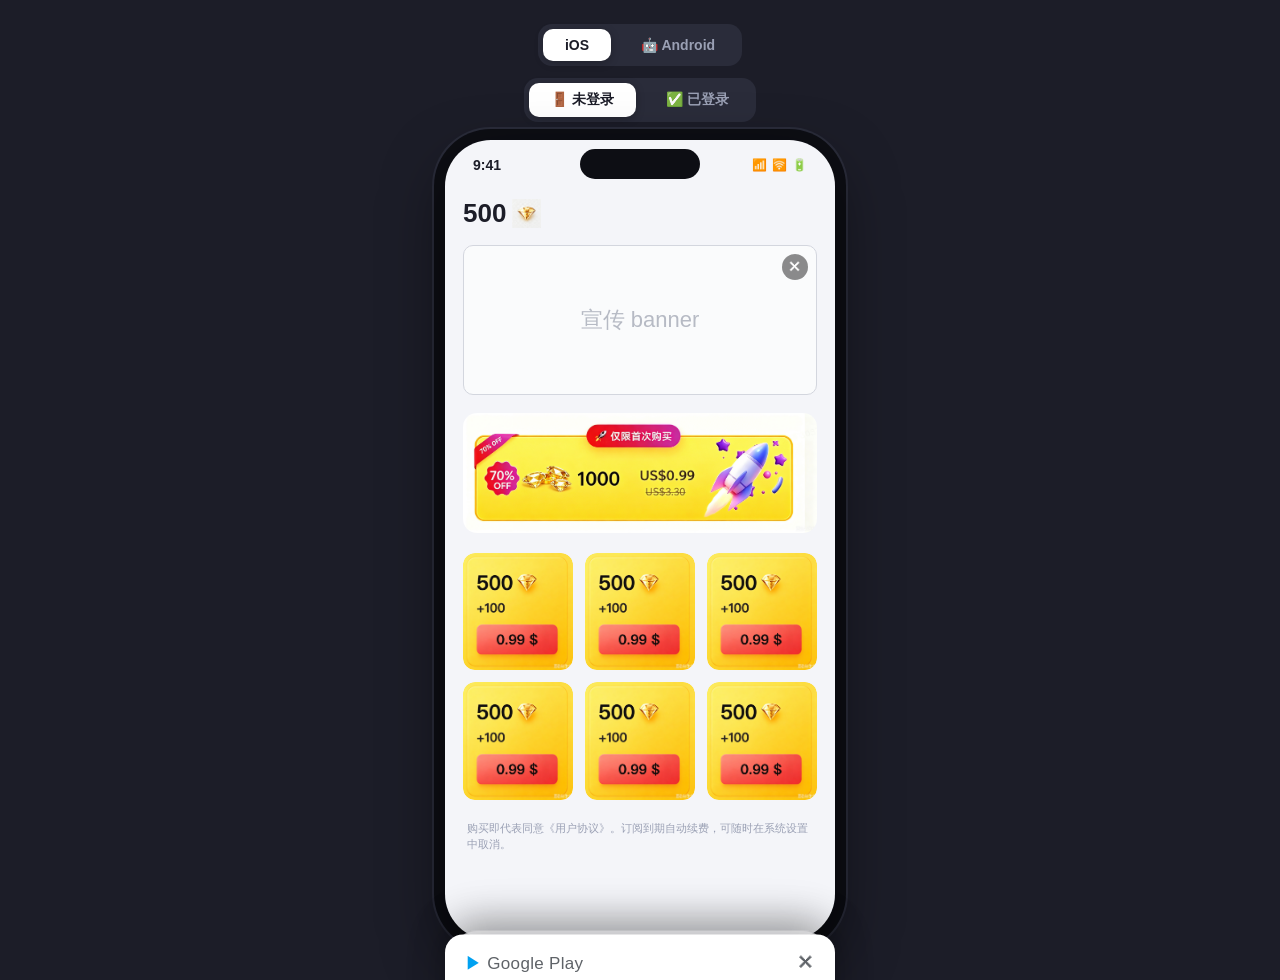
<file: index.html>
<!DOCTYPE html>
<html lang="zh-CN">
<head>
<meta charset="UTF-8">
<meta name="viewport" content="width=device-width, initial-scale=1.0, maximum-scale=1.0, user-scalable=no">
<title>支付原型 · Google Play / Apple IAP</title>
<link rel="stylesheet" href="style.css">
</head>
<body>
  <!-- 平台切换 -->
  <div class="platform-switch">
    <button class="ps-btn active" data-os="ios"> iOS</button>
    <button class="ps-btn" data-os="android">🤖 Android</button>
  </div>

  <!-- 登录状态切换 -->
  <div class="platform-switch login-switch">
    <button class="ls-btn active" data-login="false">🚪 未登录</button>
    <button class="ls-btn" data-login="true">✅ 已登录</button>
  </div>

  <!-- 手机外壳 -->
  <div class="phone" id="phone">
    <!-- 状态栏 -->
    <div class="statusbar">
      <span class="time">9:41</span>
      <span class="notch"></span>
      <span class="icons">
        <span>📶</span><span>🛜</span><span class="battery">🔋</span>
      </span>
    </div>

    <!-- 应用内容 -->
    <div class="screen">
      <header class="store-header">
        <div class="balance">
          <span class="balance-num" id="balanceNum">500</span>
          <img class="gem-img" src="assets/gem.png" alt="钻石">
        </div>
      </header>

      <!-- 宣传 banner -->
      <div class="promo-banner" id="promoBanner">
        <span class="promo-text">宣传 banner</span>
        <button class="promo-close" id="promoClose" aria-label="关闭">✕</button>
      </div>

      <!-- 限量优惠大卡（图片）-->
      <div class="limited-card" id="limitedCard">
        <img class="limited-img" src="assets/offer-card.png" alt="仅限首次购买 1000💎 US$0.99">
      </div>

      <!-- 商品网格 -->
      <div class="product-list" id="productList"></div>

      <p class="legal">购买即代表同意《用户协议》。订阅到期自动续费，可随时在系统设置中取消。</p>
    </div>
  </div>

  <!-- 遮罩 -->
  <div class="overlay" id="overlay"></div>

  <!-- ===== Apple IAP 支付面板 ===== -->
  <div class="sheet apple-sheet" id="appleSheet">
    <div class="apple-card">
      <div class="apple-head">
        <div class="apple-store-icon">A</div>
        <div class="apple-acc">
          <div class="apple-title">App Store</div>
          <div class="apple-sub" id="appleAccount">apple_id@icloud.com</div>
        </div>
      </div>
      <div class="apple-row">
        <span class="apple-prod" id="appleProd">600 金币礼包</span>
        <span class="apple-price" id="applePrice">¥6.00</span>
      </div>
      <div class="apple-row sub">
        <span>App 内购买项目</span>
        <span id="appleMerchant">GameCenter</span>
      </div>
      <div class="apple-faceid">
        <div class="faceid-icon" id="faceIcon">
          <svg viewBox="0 0 60 60" width="56" height="56">
            <path d="M10 18 V12 a2 2 0 0 1 2-2 h6 M42 10 h6 a2 2 0 0 1 2 2 v6 M50 42 v6 a2 2 0 0 1-2 2 h-6 M18 50 h-6 a2 2 0 0 1-2-2 v-6"
              fill="none" stroke="#fff" stroke-width="2.4" stroke-linecap="round"/>
            <circle cx="23" cy="26" r="2" fill="#fff"/>
            <circle cx="37" cy="26" r="2" fill="#fff"/>
            <path d="M30 25 v8 M26 38 q4 3 8 0" fill="none" stroke="#fff" stroke-width="2.2" stroke-linecap="round"/>
          </svg>
        </div>
        <div class="faceid-text" id="appleHint">双击侧边按钮以确认</div>
      </div>
      <div class="apple-doubleclick">
        <span class="dc-arrow">»</span> 用 Face ID 确认
      </div>
    </div>
  </div>

  <!-- ===== Google Play 支付面板 ===== -->
  <div class="sheet google-sheet" id="googleSheet">
    <div class="g-card">
      <div class="g-head">
        <div class="g-logo">
          <span style="color:#00A1F1">▶</span>
          <b>Google</b> Play
        </div>
        <div class="g-close" id="gClose">✕</div>
      </div>
      <div class="g-prod">
        <div class="g-prod-icon">🎮</div>
        <div class="g-prod-info">
          <div class="g-prod-name" id="gProd">600 金币礼包</div>
          <div class="g-prod-merchant">GameCenter</div>
        </div>
        <div class="g-prod-price" id="gPrice">¥6.00</div>
      </div>
      <div class="g-payment">
        <div class="g-pay-row">
          <span class="g-pay-icon">💳</span>
          <span class="g-pay-text" id="gAccount">Visa ···· 8842</span>
          <span class="g-pay-arrow">⌄</span>
        </div>
        <div class="g-pay-row">
          <span class="g-pay-icon">📧</span>
          <span class="g-pay-text">google_user@gmail.com</span>
        </div>
      </div>
      <button class="g-buy-btn" id="gBuyBtn">
        <span id="gBuyText">购买</span>
      </button>
      <p class="g-legal">点击「购买」即表示同意 Google Play 服务条款。</p>
    </div>
  </div>

  <!-- 处理中 -->
  <div class="processing" id="processing">
    <div class="spinner"></div>
    <div class="proc-text">支付处理中…</div>
  </div>

  <!-- 成功 -->
  <div class="success-toast" id="successToast">
    <div class="success-circle">
      <svg viewBox="0 0 52 52"><path class="check" fill="none" stroke="#fff" stroke-width="5" stroke-linecap="round" stroke-linejoin="round" d="M14 27 l8 8 l16 -18"/></svg>
    </div>
    <div class="success-title">支付成功</div>
    <div class="success-desc" id="successDesc">600 金币已到账</div>
  </div>

  <!-- 轻提示 toast -->
  <div class="toast" id="toast">请登录后购买</div>

  <!-- 登录页（覆盖在手机内）-->
  <div class="login-page" id="loginPage">
    <div class="login-top">
      <span class="login-back" id="loginBack">‹</span>
      <span class="login-nav-title">登录</span>
    </div>
    <div class="login-body">
      <div class="login-logo">💎</div>
      <h2 class="login-title">登录 GameCenter</h2>
      <p class="login-sub">登录后即可购买与同步你的钻石</p>

      <button class="login-btn apple-login" id="appleLogin">
         使用 Apple 登录
      </button>
      <button class="login-btn google-login" id="googleLogin">
        <span class="g-mark">G</span> 使用 Google 登录
      </button>

      <div class="login-or"><span>或</span></div>

      <input class="login-input" type="text" placeholder="手机号 / 邮箱">
      <input class="login-input" type="password" placeholder="密码">
      <button class="login-btn primary-login" id="accountLogin">登录</button>

      <p class="login-legal">登录即代表同意《用户协议》与《隐私政策》</p>
    </div>
  </div>

  <script src="app.js"></script>
</body>
</html>
</file>
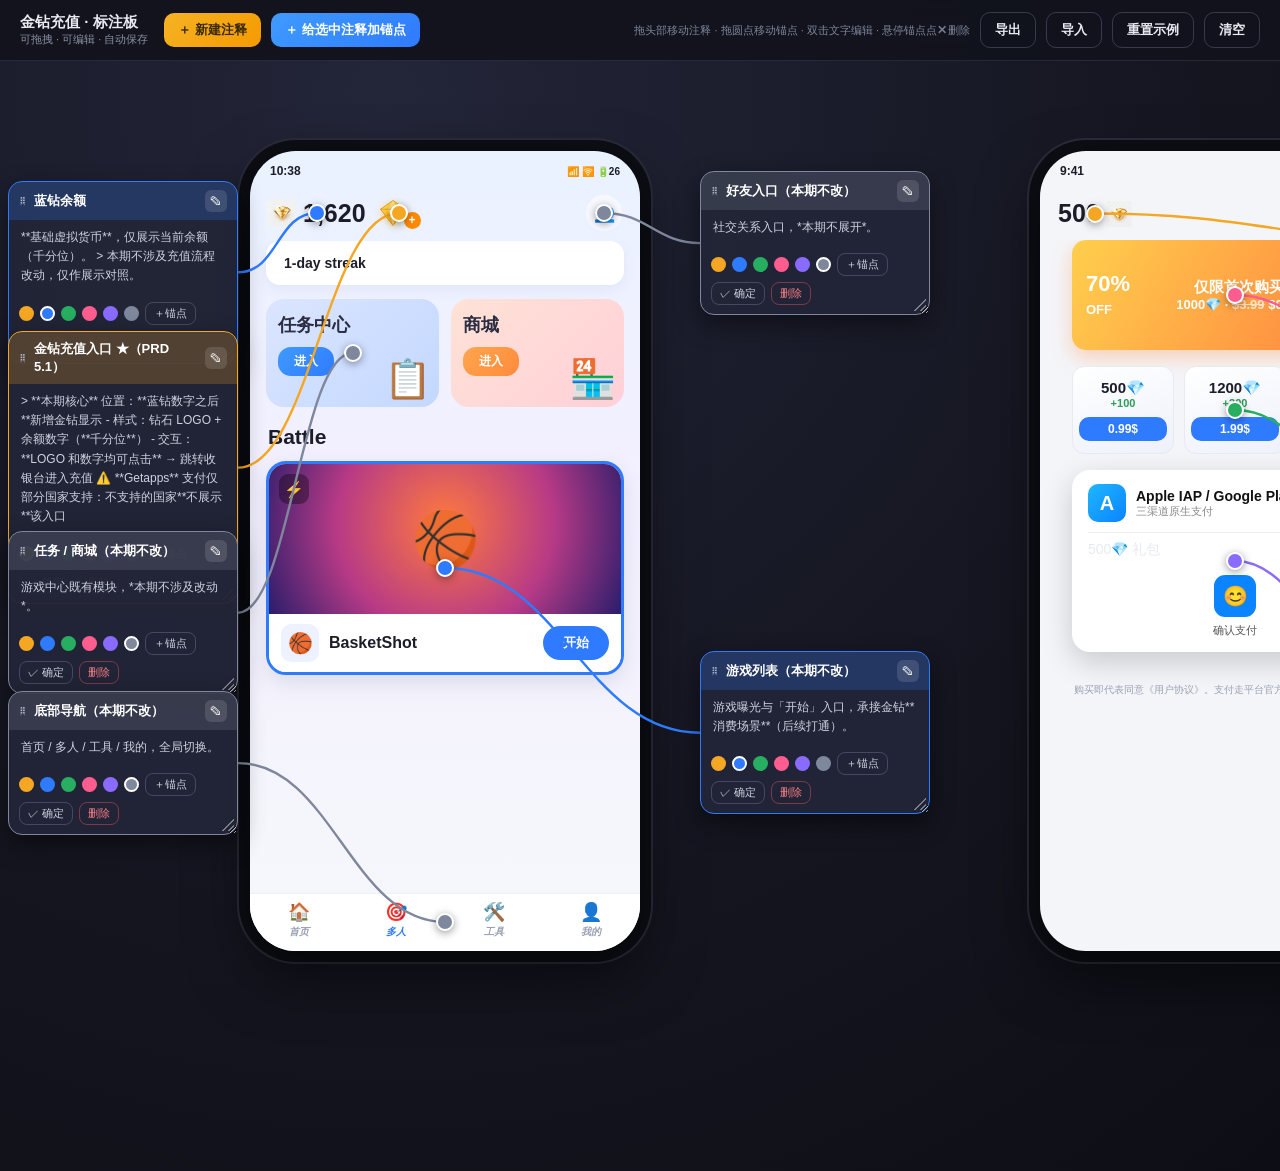
<file: annotated.html>
<!DOCTYPE html>
<html lang="zh-CN">
<head>
<meta charset="UTF-8">
<meta name="viewport" content="width=device-width, initial-scale=1.0">
<title>金钻充值 · 可编辑交互标注板</title>
<style>
  * { margin: 0; padding: 0; box-sizing: border-box; -webkit-tap-highlight-color: transparent; }
  body {
    font-family: -apple-system, "SF Pro Text", "PingFang SC", "Segoe UI", Roboto, sans-serif;
    background: radial-gradient(circle at 30% 8%, #232539 0%, #14151f 60%, #0d0e15 100%);
    color: #e8eaf2;
    min-height: 100vh;
    padding: 0 0 80px;
  }

  /* ===== 顶部工具条 ===== */
  .toolbar {
    position: sticky; top: 0; z-index: 50;
    display: flex; align-items: center; gap: 10px; flex-wrap: wrap;
    padding: 12px 20px;
    background: rgba(18,19,28,0.92);
    backdrop-filter: blur(8px);
    border-bottom: 1px solid rgba(120,130,180,0.2);
  }
  .toolbar .title { font-size: 15px; font-weight: 800; margin-right: 6px; }
  .toolbar .title small { display:block; font-size:11px; font-weight:500; color:#8a90a6; }
  .btn {
    border: 1px solid rgba(140,150,200,0.3);
    background: #2a2c3a; color: #e8eaf2;
    font-size: 13px; font-weight: 600;
    padding: 8px 14px; border-radius: 10px; cursor: pointer;
    transition: all 0.15s;
  }
  .btn:hover { background: #353849; }
  .btn.primary { background: linear-gradient(135deg,#f5b324,#f59a00); color:#3a2a00; border:none; }
  .btn.blue { background: linear-gradient(135deg,#3f9bff,#2f7bff); color:#fff; border:none; }
  .btn.ghost { background: transparent; }
  .spacer { flex: 1; }
  .tip { font-size: 11px; color: #7e879c; }

  /* ===== 讲解板 ===== */
  .board {
    position: relative;
    width: 1680px;
    margin: 30px auto 0;
    min-height: 1000px;
  }
  #wire { position:absolute; inset:0; width:100%; height:100%; z-index:3; pointer-events:none; overflow:visible; }

  /* 手机外壳（背景参照，不可编辑） */
  .phone {
    position: absolute;
    width: 390px; height: 800px;
    background: linear-gradient(180deg, #eaf2ff, #f3f0ff 40%, #f6f7fb);
    border-radius: 46px; overflow: hidden;
    box-shadow: 0 24px 60px rgba(0,0,0,0.55), 0 0 0 11px #0d0e14, 0 0 0 13px #2a2c3a;
    display: flex; flex-direction: column; z-index: 2; user-select: none;
  }
  #phoneHome { left: 250px; top: 60px; }
  #phoneCashier { left: 1040px; top: 60px; background:#f4f5f9; }
  .phone-label { position:absolute; top:-42px; left:50%; transform:translateX(-50%); background:#2a2c3a; color:#fff; font-size:13px; font-weight:700; padding:6px 16px; border-radius:20px; white-space:nowrap; }

  .statusbar { height:40px; flex:0 0 auto; display:flex; align-items:center; justify-content:space-between; padding:0 20px; font-size:12px; font-weight:700; color:#1c1d28; }
  .sb-right { display:flex; gap:5px; font-size:10px; }
  .topbar { flex:0 0 auto; display:flex; align-items:center; justify-content:space-between; padding:4px 18px 10px; }
  .balance { display:flex; align-items:center; gap:12px; }
  .balance-item { display:flex; align-items:center; gap:7px; }
  .balance-num { font-size:25px; font-weight:800; color:#1c1d28; }
  .blue-gem { width:28px; height:28px; }
  .gold-gem-btn { border:none; background:transparent; padding:0; display:flex; align-items:center; gap:5px; }
  .gold-gem { width:30px; height:30px; filter:drop-shadow(0 2px 4px rgba(245,180,30,0.45)); }
  .gold-plus { width:17px; height:17px; margin-left:-9px; margin-top:14px; background:#ff8a00; color:#fff; border-radius:50%; font-size:12px; font-weight:800; line-height:17px; text-align:center; }
  .friends-btn { width:36px; height:36px; border-radius:50%; background:rgba(255,255,255,0.6); display:flex; align-items:center; justify-content:center; font-size:17px; border:none; }
  .content { flex:1 1 auto; overflow:hidden; padding:0 16px 12px; }
  .streak { background:#fff; border-radius:14px; padding:14px 18px; font-size:14px; font-weight:600; color:#1c1d28; box-shadow:0 4px 14px rgba(80,90,160,0.08); margin-bottom:14px; }
  .entry-row { display:grid; grid-template-columns:1fr 1fr; gap:12px; margin-bottom:18px; }
  .entry-card { border-radius:18px; padding:14px 12px; position:relative; overflow:hidden; min-height:108px; }
  .entry-card.task { background:linear-gradient(135deg,#dbe5ff,#c3d8ff); }
  .entry-card.shop { background:linear-gradient(135deg,#ffe2d6,#ffd0d8); }
  .entry-title { font-size:18px; font-weight:800; color:#2b2d42; }
  .entry-go { margin-top:10px; border:none; color:#fff; font-size:12px; font-weight:700; padding:6px 16px; border-radius:13px; }
  .entry-card.task .entry-go { background:linear-gradient(135deg,#3f9bff,#2f7bff); }
  .entry-card.shop .entry-go { background:linear-gradient(135deg,#ffa64d,#ff8a3d); }
  .entry-emoji { position:absolute; right:8px; bottom:6px; font-size:38px; }
  .section-title { font-size:21px; font-weight:800; color:#1c1d28; margin:2px 2px 12px; }
  .game-card { border-radius:20px; overflow:hidden; margin-bottom:16px; box-shadow:0 8px 22px rgba(40,50,90,0.12); }
  .game-card.featured { border:3px solid #2f7bff; }
  .game-hero { height:150px; display:flex; align-items:center; justify-content:center; font-size:54px; position:relative; }
  .game-hero.basket { background:radial-gradient(circle at 50% 40%, #ff7a3d, #b73a86 55%, #2a1d6b); }
  .flash-badge { position:absolute; top:10px; left:10px; width:30px; height:30px; background:rgba(0,0,0,0.35); border-radius:9px; display:flex; align-items:center; justify-content:center; font-size:16px; }
  .game-foot { display:flex; align-items:center; gap:10px; padding:10px 12px; background:#fff; }
  .game-thumb { width:38px; height:38px; border-radius:10px; display:flex; align-items:center; justify-content:center; font-size:20px; background:#eef1ff; }
  .game-name { flex:1; font-size:16px; font-weight:800; color:#1c1d28; }
  .game-start { border:none; background:#2f7bff; color:#fff; font-size:13px; font-weight:700; padding:8px 20px; border-radius:17px; }
  .tabbar { flex:0 0 auto; display:flex; background:#fff; border-top:1px solid #eef0f5; padding:7px 0 12px; }
  .tab { flex:1; display:flex; flex-direction:column; align-items:center; gap:2px; font-size:10px; font-weight:600; color:#9aa0b4; }
  .tab span { font-size:18px; }
  .tab.active { color:#2f7bff; }
  .cs-header { display:flex; align-items:center; padding:8px 18px 12px; }
  .cs-balance { display:flex; align-items:center; gap:6px; font-weight:800; font-size:24px; color:#1c1d28; }
  .cs-balance .blue-gem { width:26px; height:26px; }
  .promo { height:96px; border:1px dashed #cfd3dd; border-radius:12px; display:flex; align-items:center; justify-content:center; color:#aeb3c0; font-size:15px; margin:0 16px 14px; }
  .limited { margin:0 16px 16px; border-radius:14px; height:110px; background:linear-gradient(120deg,#ffcf4d,#ff7a3d); display:flex; align-items:center; justify-content:center; color:#fff; font-weight:800; font-size:18px; box-shadow:0 8px 20px rgba(255,140,60,0.35); }
  .grid { display:grid; grid-template-columns:repeat(3,1fr); gap:10px; padding:0 16px; }
  .pcell { background:linear-gradient(160deg,#fff,#eef1fb); border:1px solid #e7eaf3; border-radius:12px; padding:12px 6px; text-align:center; }
  .pcell .amt { font-size:15px; font-weight:800; color:#1c1d28; }
  .pcell .bonus { font-size:11px; color:#2f9d5b; font-weight:700; }
  .pcell .price { margin-top:8px; font-size:12px; font-weight:700; color:#fff; background:#2f7bff; border-radius:10px; padding:5px 0; }
  .legal2 { font-size:10px; color:#9aa0b4; padding:14px 18px 0; line-height:1.5; }
  .mini-sheet { margin:16px; border-radius:18px; background:#fff; box-shadow:0 10px 30px rgba(0,0,0,0.18); padding:14px 16px; }
  .ms-head { display:flex; align-items:center; gap:10px; margin-bottom:10px; }
  .ms-icon { width:38px; height:38px; border-radius:10px; background:linear-gradient(135deg,#1fb6ff,#0a84ff); color:#fff; font-weight:800; font-size:20px; display:flex; align-items:center; justify-content:center; }
  .ms-title { font-size:14px; font-weight:700; color:#111; }
  .ms-sub { font-size:11px; color:#8a8a8e; }
  .ms-row { display:flex; justify-content:space-between; font-size:14px; padding:8px 0; border-top:0.5px solid #eee; }
  .ms-face { text-align:center; font-size:11px; color:#555; margin-top:8px; }
  .ms-face .fid { width:42px; height:42px; border-radius:11px; background:#0a84ff; margin:0 auto 6px; display:flex; align-items:center; justify-content:center; color:#fff; font-size:20px; }

  /* ===== 可编辑注释卡 ===== */
  .note {
    position: absolute;
    width: 230px;
    min-width: 170px; min-height: 110px;
    max-width: 640px; max-height: 680px;
    background: rgba(34,37,55,0.95);
    border: 1.5px solid var(--c, #2f7bff);
    border-radius: 14px;
    box-shadow: 0 10px 26px rgba(0,0,0,0.45);
    z-index: 6;
    display: flex; flex-direction: column;
    resize: both; overflow: hidden;
  }
  .note.selected { box-shadow: 0 0 0 3px var(--c,#2f7bff), 0 10px 26px rgba(0,0,0,0.5); }
  /* 自定义缩放抓手（装饰，真实缩放走原生 resize 角区） */
  .note::after {
    content:""; position:absolute; right:3px; bottom:3px;
    width:12px; height:12px; pointer-events:none; opacity:0.75;
    background: linear-gradient(135deg, transparent 0 48%, rgba(255,255,255,0.55) 48% 58%, transparent 58% 72%, rgba(255,255,255,0.55) 72% 82%, transparent 82%);
  }
  .note-head {
    flex:0 0 auto;
    display:flex; align-items:center; gap:8px;
    padding:8px 10px; cursor:move;
    background: color-mix(in srgb, var(--c,#2f7bff) 22%, transparent);
    border-radius: 12px 12px 0 0;
  }
  .note-head .grip { color:#aeb4c8; font-size:13px; }
  .note-title {
    flex:1; font-size:13px; font-weight:800; color:#fff;
    outline:none; min-width:0;
  }
  .note-title:focus { background:rgba(255,255,255,0.08); border-radius:5px; }
  .edit-toggle {
    flex:0 0 auto; border:none; background:rgba(255,255,255,0.12); color:#fff;
    width:22px; height:22px; border-radius:6px; cursor:pointer; font-size:12px;
  }
  .note.editing .edit-toggle { display:none; }
  /* 正文：Markdown 预览 */
  .note-body {
    flex:1 1 auto; overflow:auto;
    font-size:12px; line-height:1.6; color:#cdd2e2;
    padding:8px 12px 10px; word-break:break-word;
  }
  .note.editing .note-body { display:none; }
  /* 正文：Markdown 编辑 */
  .note-edit {
    display:none; flex:1 1 auto; min-height:70px;
    margin:8px 10px; padding:6px 8px;
    background:#1b1d2a; color:#e8eaf2;
    border:1px solid rgba(140,150,200,0.35); border-radius:8px;
    font-family:inherit; font-size:12px; line-height:1.5; resize:none; outline:none;
  }
  .note.editing .note-edit { display:block; }
  /* Markdown 渲染样式 */
  .note-body.md h1 { font-size:15px; margin:4px 0 6px; color:#fff; }
  .note-body.md h2 { font-size:14px; margin:4px 0 5px; color:#fff; }
  .note-body.md h3 { font-size:13px; margin:3px 0 4px; color:#eef; }
  .note-body.md p  { margin:0 0 6px; }
  .note-body.md ul, .note-body.md ol { margin:0 0 6px; padding-left:18px; }
  .note-body.md li { margin:2px 0; }
  .note-body.md strong { color:#fff; }
  .note-body.md em { color:#dfe3f0; }
  .note-body.md code { background:rgba(255,255,255,0.12); padding:1px 5px; border-radius:5px; font-family:ui-monospace,Menlo,monospace; font-size:11px; color:#ffd27a; }
  .note-body.md pre { background:#15161f; padding:8px 10px; border-radius:8px; overflow:auto; margin:0 0 6px; }
  .note-body.md pre code { background:none; padding:0; color:#cfe3ff; }
  .note-body.md a { color:#7fb6ff; }
  .note-body.md blockquote { border-left:3px solid var(--c,#2f7bff); margin:0 0 6px; padding:2px 0 2px 10px; color:#aab1c6; }
  .note-body.md hr { border:none; border-top:1px solid rgba(255,255,255,0.2); margin:8px 0; }
  .note-foot { flex:0 0 auto; display:flex; align-items:center; gap:6px; padding:6px 10px 9px; flex-wrap:wrap; }
  .swatch { width:15px; height:15px; border-radius:50%; cursor:pointer; border:2px solid transparent; }
  .swatch.on { border-color:#fff; }
  .mini { font-size:11px; padding:3px 8px; border-radius:8px; border:1px solid rgba(150,160,200,0.3); background:transparent; color:#cdd2e2; cursor:pointer; }
  .mini:hover { background:rgba(255,255,255,0.08); }
  .mini.del { color:#ff8088; border-color:rgba(255,90,100,0.4); }

  /* 锚点 */
  .anchor {
    position:absolute; z-index:5;
    width:18px; height:18px; margin:-9px 0 0 -9px;
    border-radius:50%;
    background: var(--c,#2f7bff);
    border:2.5px solid #fff;
    box-shadow:0 2px 8px rgba(0,0,0,0.4);
    cursor:grab;
  }
  .anchor:hover { transform:scale(1.25); }
  .anchor.dragging { cursor:grabbing; }
  .anchor .x {
    position:absolute; top:-9px; right:-9px;
    width:15px; height:15px; border-radius:50%;
    background:#ff5a64; color:#fff; font-size:10px; line-height:15px; text-align:center;
    display:none; cursor:pointer;
  }
  .anchor:hover .x { display:block; }

  .empty-hint { position:absolute; left:50%; top:920px; transform:translateX(-50%); color:#5a607a; font-size:12px; }
</style>
</head>
<body>
  <div class="toolbar">
    <div class="title">金钻充值 · 标注板<small>可拖拽 · 可编辑 · 自动保存</small></div>
    <button class="btn primary" id="addNote">＋ 新建注释</button>
    <button class="btn blue" id="addAnchor">＋ 给选中注释加锚点</button>
    <span class="spacer"></span>
    <span class="tip">拖头部移动注释 · 拖圆点移动锚点 · 双击文字编辑 · 悬停锚点点✕删除</span>
    <button class="btn ghost" id="exportBtn">导出</button>
    <button class="btn ghost" id="importBtn">导入</button>
    <button class="btn ghost" id="resetBtn">重置示例</button>
    <button class="btn ghost" id="clearBtn">清空</button>
    <input type="file" id="fileInput" accept="application/json" style="display:none">
  </div>

  <div class="board" id="board">
    <svg id="wire"></svg>

    <!-- ===== 首页（背景参照） ===== -->
    <div class="phone" id="phoneHome">
      <div class="phone-label">① 首页（入口）</div>
      <div class="statusbar"><span>10:38</span><span class="sb-right">📶 🛜 🔋26</span></div>
      <div class="topbar">
        <div class="balance">
          <div class="balance-item" data-node="蓝钻余额"><img class="blue-gem" src="assets/gem.png" alt="蓝钻"><span class="balance-num">1,620</span></div>
          <button class="gold-gem-btn" data-node="金钻入口">
            <svg class="gold-gem" viewBox="0 0 48 48"><defs><linearGradient id="g1" x1="0" y1="0" x2="1" y2="1"><stop offset="0%" stop-color="#ffe27a"/><stop offset="45%" stop-color="#ffc01e"/><stop offset="100%" stop-color="#f59a00"/></linearGradient></defs><polygon points="24,4 44,18 24,44 4,18" fill="url(#g1)" stroke="#e08800" stroke-width="1.2"/><polygon points="24,4 32,18 24,44 16,18" fill="#fff4c2" opacity="0.55"/><line x1="4" y1="18" x2="44" y2="18" stroke="#e08800" stroke-width="1"/></svg>
            <span class="gold-plus">+</span>
          </button>
        </div>
        <button class="friends-btn" data-node="好友">👥</button>
      </div>
      <div class="content">
        <div class="streak" data-node="streak">1-day streak</div>
        <div class="entry-row">
          <div class="entry-card task" data-node="任务中心"><div class="entry-title">任务中心</div><button class="entry-go">进入</button><span class="entry-emoji">📋</span></div>
          <div class="entry-card shop" data-node="商城入口"><div class="entry-title">商城</div><button class="entry-go">进入</button><span class="entry-emoji">🏪</span></div>
        </div>
        <h2 class="section-title">Battle</h2>
        <div class="game-card featured" data-node="游戏卡">
          <div class="game-hero basket"><div class="flash-badge">⚡</div>🏀</div>
          <div class="game-foot"><div class="game-thumb">🏀</div><div class="game-name">BasketShot</div><button class="game-start">开始</button></div>
        </div>
      </div>
      <nav class="tabbar" data-node="底部导航">
        <div class="tab"><span>🏠</span><em>首页</em></div>
        <div class="tab active"><span>🎯</span><em>多人</em></div>
        <div class="tab"><span>🛠️</span><em>工具</em></div>
        <div class="tab"><span>👤</span><em>我的</em></div>
      </nav>
    </div>

    <!-- ===== 收银台（背景参照） ===== -->
    <div class="phone" id="phoneCashier">
      <div class="phone-label">② 收银台（支付）</div>
      <div class="statusbar"><span>9:41</span><span class="sb-right">📶 🛜 🔋</span></div>
      <div class="cs-header"><div class="cs-balance" data-node="余额"><span class="balance-num">500</span><img class="blue-gem" src="assets/gem.png"></div></div>
      <div class="content" style="overflow:hidden;">
        <div class="limited" data-node="限量首充卡" style="justify-content:space-between;padding:0 14px">
          <div style="font-size:22px;font-weight:800;line-height:1.05">70%<br><span style="font-size:13px">OFF</span></div>
          <div style="text-align:center"><div style="font-size:15px;font-weight:800">仅限首次购买</div><div style="font-size:13px">1000💎 · <s style="opacity:.7">$3.99</s> <b>$0.99</b></div></div>
          <div style="font-size:30px">🎁</div>
        </div>
        <div class="grid" data-node="商品档位">
          <div class="pcell"><div class="amt">500💎</div><div class="bonus">+100</div><div class="price">0.99$</div></div>
          <div class="pcell"><div class="amt">1200💎</div><div class="bonus">+300</div><div class="price">1.99$</div></div>
          <div class="pcell"><div class="amt">3000💎</div><div class="bonus">+900</div><div class="price">4.99$</div></div>
        </div>
        <div class="mini-sheet" data-node="支付面板">
          <div class="ms-head"><div class="ms-icon">A</div><div><div class="ms-title">Apple IAP / Google Play / Mi Pay</div><div class="ms-sub">三渠道原生支付</div></div></div>
          <div class="ms-row"><span>500💎 礼包</span><span>¥6.00</span></div>
          <div class="ms-face"><div class="fid">😊</div>确认支付</div>
        </div>
        <p class="legal2">购买即代表同意《用户协议》。支付走平台官方通道。</p>
      </div>
    </div>
  </div>

  <script>
  (function () {
    const board = document.getElementById('board');
    const svg = document.getElementById('wire');
    const SVGNS = 'http://www.w3.org/2000/svg';
    const KEY = 'payAnnoState_v3';
    const COLORS = ['#f5a623','#2f7bff','#27ae60','#ff5d8f','#8a6bff','#7e879c'];

    let state = { notes: [] };
    let selectedId = null;
    let uid = Date.now();
    const nid = () => 'n' + (++uid);
    const aid = () => 'a' + (++uid);

    /* ---------- 坐标工具 ---------- */
    function boardPoint(clientX, clientY) {
      const b = board.getBoundingClientRect();
      return { x: clientX - b.left, y: clientY - b.top };
    }
    function rectIn(el) {
      const b = board.getBoundingClientRect();
      const r = el.getBoundingClientRect();
      return { x:r.left-b.left, y:r.top-b.top, w:r.width, h:r.height,
               cx:r.left-b.left+r.width/2, cy:r.top-b.top+r.height/2 };
    }

    /* ---------- 持久化 ---------- */
    function save() { try { localStorage.setItem(KEY, JSON.stringify(state)); } catch(e){} }
    function load() {
      try { const s = localStorage.getItem(KEY); if (s) { state = JSON.parse(s); return true; } } catch(e){}
      return false;
    }

    /* ---------- 渲染 ---------- */
    const noteEls = new Map();   // id -> element
    const anchorEls = new Map(); // anchorId -> {el, noteId}

    function clearDom() {
      noteEls.forEach(el => el.remove()); noteEls.clear();
      anchorEls.forEach(o => o.el.remove()); anchorEls.clear();
    }

    function buildNote(note) {
      const el = document.createElement('div');
      el.className = 'note';
      el.style.setProperty('--c', note.color);
      el.style.left = note.x + 'px';
      el.style.top = note.y + 'px';
      if (note.w) el.style.width = note.w + 'px';
      if (note.h) el.style.height = note.h + 'px';
      el.dataset.id = note.id;
      el.innerHTML = `
        <div class="note-head">
          <span class="grip">⠿</span>
          <div class="note-title" contenteditable="true" spellcheck="false"></div>
          <button class="edit-toggle" title="编辑 / 预览（Markdown）">✎</button>
        </div>
        <div class="note-body md"></div>
        <textarea class="note-edit" spellcheck="false" placeholder="支持 Markdown：**粗体** *斜体* # 标题 - 列表 \`代码\` [链接](url) > 引用"></textarea>
        <div class="note-foot">
          ${COLORS.map(c => `<span class="swatch" data-c="${c}" style="background:${c}"></span>`).join('')}
          <button class="mini addA">＋锚点</button>
          <button class="mini done">✓ 确定</button>
          <button class="mini del">删除</button>
        </div>`;
      el.querySelector('.note-title').textContent = note.title || '新注释';
      el.querySelector('.note-body').textContent = note.body || '点击编辑说明…';
      board.appendChild(el);
      noteEls.set(note.id, el);

      // 选中
      el.addEventListener('mousedown', () => selectNote(note.id));
      // 编辑文字
      el.querySelector('.note-title').addEventListener('input', e => { note.title = e.target.textContent; save(); });
      el.querySelector('.note-body').addEventListener('input', e => { note.body = e.target.textContent; save(); });
      // 颜色
      el.querySelectorAll('.swatch').forEach(s => {
        if (s.dataset.c === note.color) s.classList.add('on');
        s.addEventListener('click', () => {
          note.color = s.dataset.c;
          el.style.setProperty('--c', note.color);
          el.querySelectorAll('.swatch').forEach(x => x.classList.toggle('on', x.dataset.c === note.color));
          (note.anchors||[]).forEach(a => { const ao = anchorEls.get(a.id); if (ao) ao.el.style.setProperty('--c', note.color); });
          drawWires(); save();
        });
      });
      // 加锚点
      el.querySelector('.addA').addEventListener('click', () => addAnchor(note));
      // 删除
      el.querySelector('.del').addEventListener('click', () => removeNote(note.id));
      // 拖拽（头部）
      makeDraggable(el.querySelector('.note-head'), (dx,dy) => {
        note.x += dx; note.y += dy;
        el.style.left = note.x + 'px'; el.style.top = note.y + 'px';
        drawWires();
      }, save);

      (note.anchors || []).forEach(a => buildAnchor(note, a));
    }

    function buildAnchor(note, a) {
      const el = document.createElement('div');
      el.className = 'anchor';
      el.style.setProperty('--c', note.color);
      el.style.left = a.x + 'px'; el.style.top = a.y + 'px';
      el.innerHTML = `<span class="x">✕</span>`;
      board.appendChild(el);
      anchorEls.set(a.id, { el, noteId: note.id });

      el.querySelector('.x').addEventListener('click', (e) => { e.stopPropagation(); removeAnchor(note.id, a.id); });
      makeDraggable(el, (dx,dy) => {
        a.x += dx; a.y += dy;
        el.style.left = a.x + 'px'; el.style.top = a.y + 'px';
        drawWires();
      }, save, true);
    }

    function render() {
      clearDom();
      state.notes.forEach(buildNote);
      drawWires();
      updateSelection();
    }

    /* ---------- 连线 ---------- */
    function curve(x1,y1,x2,y2,color) {
      const dx = Math.max(40, Math.abs(x2-x1)*0.45);
      const c1x = x1 + (x2>x1?dx:-dx), c2x = x2 + (x2>x1?-dx:dx);
      const p = document.createElementNS(SVGNS,'path');
      p.setAttribute('d', `M ${x1} ${y1} C ${c1x} ${y1} ${c2x} ${y2} ${x2} ${y2}`);
      p.setAttribute('fill','none'); p.setAttribute('stroke',color);
      p.setAttribute('stroke-width','2.4'); p.setAttribute('stroke-linecap','round');
      svg.appendChild(p);
    }
    function drawWires() {
      while (svg.firstChild) svg.removeChild(svg.firstChild);
      state.notes.forEach(note => {
        const nEl = noteEls.get(note.id); if (!nEl) return;
        const n = rectIn(nEl);
        (note.anchors||[]).forEach(a => {
          const ao = anchorEls.get(a.id); if (!ao) return;
          const ax = a.x, ay = a.y;
          // 注释卡取靠近锚点的一侧边中点
          const startX = (ax > n.cx) ? n.x + n.w : n.x;
          const startY = n.cy;
          curve(startX, startY, ax, ay, note.color);
        });
      });
    }

    /* ---------- 拖拽通用 ---------- */
    function makeDraggable(handle, onMove, onEnd, isAnchor) {
      handle.addEventListener('pointerdown', (e) => {
        if (e.target.isContentEditable) return;
        if (e.target.classList && e.target.classList.contains('x')) return;
        e.preventDefault();
        handle.setPointerCapture(e.pointerId);
        if (isAnchor) handle.classList.add('dragging');
        let last = { x: e.clientX, y: e.clientY };
        const move = (ev) => {
          const dx = ev.clientX - last.x, dy = ev.clientY - last.y;
          last = { x: ev.clientX, y: ev.clientY };
          onMove(dx, dy);
        };
        const up = (ev) => {
          handle.releasePointerCapture(e.pointerId);
          handle.removeEventListener('pointermove', move);
          handle.removeEventListener('pointerup', up);
          if (isAnchor) handle.classList.remove('dragging');
          onEnd && onEnd();
        };
        handle.addEventListener('pointermove', move);
        handle.addEventListener('pointerup', up);
      });
    }

    /* ---------- 操作 ---------- */
    function viewCenter() {
      // 在当前可视区域中心放置
      const x = board.scrollLeft + window.scrollX;
      return { x: (window.innerWidth/2) - board.getBoundingClientRect().left + 0, y: 200 + window.scrollY };
    }
    function addNote(opts) {
      const note = Object.assign({
        id: nid(), x: 40, y: 120, color: COLORS[0],
        title: '新注释', body: '点击编辑说明…', anchors: []
      }, opts || {});
      state.notes.push(note);
      buildNote(note);
      selectNote(note.id);
      drawWires(); save();
      return note;
    }
    function addAnchor(note) {
      const nEl = noteEls.get(note.id); const n = rectIn(nEl);
      const a = { id: aid(), x: n.cx + (n.cx < 840 ? 180 : -180), y: n.cy };
      note.anchors = note.anchors || [];
      note.anchors.push(a);
      buildAnchor(note, a);
      drawWires(); save();
    }
    function removeNote(id) {
      const i = state.notes.findIndex(n => n.id === id);
      if (i < 0) return;
      (state.notes[i].anchors||[]).forEach(a => { const ao = anchorEls.get(a.id); if (ao){ao.el.remove(); anchorEls.delete(a.id);} });
      const el = noteEls.get(id); if (el){ el.remove(); noteEls.delete(id); }
      state.notes.splice(i,1);
      if (selectedId === id) selectedId = null;
      drawWires(); save();
    }
    function removeAnchor(noteId, anchorId) {
      const note = state.notes.find(n => n.id === noteId); if (!note) return;
      note.anchors = (note.anchors||[]).filter(a => a.id !== anchorId);
      const ao = anchorEls.get(anchorId); if (ao){ ao.el.remove(); anchorEls.delete(anchorId); }
      drawWires(); save();
    }
    function selectNote(id) {
      selectedId = id; updateSelection();
    }
    function updateSelection() {
      noteEls.forEach((el,id) => el.classList.toggle('selected', id === selectedId));
    }

    /* ---------- 示例数据（基于 UI 节点定位锚点） ---------- */
    function seed() {
      state = { notes: [] };
      clearDom();
      const defs = [
        { node:'蓝钻余额', color:'#2f7bff', x:8,   y:90,  title:'蓝钻余额', body:'**基础虚拟货币**，仅展示当前余额（千分位）。\n\n> 本期不涉及充值流程改动，仅作展示对照。' },
        { node:'金钻入口', color:'#f5a623', x:8,   y:240, title:'金钻充值入口 ★（PRD 5.1）', body:'> **本期核心**\n\n位置：**蓝钻数字之后**新增金钻显示\n- 样式：钻石 LOGO + 余额数字（**千分位**）\n- 交互：**LOGO 和数字均可点击** → 跳转收银台进入充值\n\n⚠️ **Getapps** 支付仅部分国家支持：不支持的国家**不展示**该入口' },
        { node:'任务中心', color:'#7e879c', x:8,   y:440, title:'任务 / 商城（本期不改）', body:'游戏中心既有模块，*本期不涉及改动*。' },
        { node:'底部导航', color:'#7e879c', x:8,   y:600, title:'底部导航（本期不改）', body:'首页 / 多人 / 工具 / 我的，全局切换。' },
        { node:'好友',     color:'#7e879c', x:700, y:80,  title:'好友入口（本期不改）', body:'社交关系入口，*本期不展开*。' },
        { node:'游戏卡',   color:'#2f7bff', x:700, y:560, title:'游戏列表（本期不改）', body:'游戏曝光与「开始」入口，承接金钻**消费场景**（后续打通）。' },
        { node:'余额',     color:'#f5a623', x:1450, y:60,  title:'收银台顶部 · 金钻余额', body:'顶部展示用户当前**金钻余额**（样式同首页入口）。\n\n支付成功后**实时刷新**余额数字。' },
        { node:'限量首充卡', color:'#ff5d8f', x:1450, y:210, title:'限时优惠 · 首充卡（PRD 5.2.1）', body:'**仅首充**：仅对历史从未成功购买金钻的用户展示。\n- 左：折扣力度，如 `70% OFF`\n- 中：钻石数量 + 原价 + 折扣价\n- 右：占位图\n\n购买成功后该入口**消失**（刷新页面）。全区域可点击拉起支付。' },
        { node:'商品档位',  color:'#27ae60', x:1450, y:400, title:'商品区（PRD 5.2.1）', body:'进入页面常驻展示，**按金额由低到高**排序：\n- 钻石金额（标准 + 赠送）\n- 钻石 LOGO\n- 价格\n\n全部可点击拉起支付。**商品支持后台配置**。' },
        { node:'支付面板',  color:'#8a6bff', x:1450, y:560, title:'支付面板 · 三渠道（PRD 5.2.2/5.2.3）', body:'点击商品先校验登录：\n- **未登录**：toast「请登录后购买」→ 系统登录 → 自动续购\n- **已登录**：直接拉起支付\n\n三渠道原生支付：\n1. **Apple IAP**（iOS）\n2. **Google Play**（Android）\n3. **Mi Pay / Getapps**（小米商店）\n\n结果：成功→回收银台刷新余额；失败/取消→toast「购买失败，请重试」「交易取消」。' },
      ];
      defs.forEach(d => {
        const target = board.querySelector(`[data-node="${d.node}"]`);
        const note = { id: nid(), x:d.x, y:d.y, color:d.color, title:d.title, body:d.body, anchors:[] };
        if (target) { const t = rectIn(target); note.anchors.push({ id: aid(), x: t.cx, y: t.cy }); }
        state.notes.push(note);
      });
      render(); save();
    }

    /* ---------- 工具条 ---------- */
    document.getElementById('addNote').addEventListener('click', () => {
      addNote({ x: board.scrollLeft + 60, y: 90 });
    });
    document.getElementById('addAnchor').addEventListener('click', () => {
      const note = state.notes.find(n => n.id === selectedId);
      if (!note) { alert('请先点选一张注释卡，再添加锚点'); return; }
      addAnchor(note);
    });
    document.getElementById('resetBtn').addEventListener('click', () => {
      if (confirm('重置为示例标注？当前修改会丢失。')) seed();
    });
    document.getElementById('clearBtn').addEventListener('click', () => {
      if (confirm('清空所有注释与锚点？')) { state = { notes: [] }; render(); save(); }
    });
    document.getElementById('exportBtn').addEventListener('click', () => {
      const blob = new Blob([JSON.stringify(state,null,2)], {type:'application/json'});
      const a = document.createElement('a');
      a.href = URL.createObjectURL(blob); a.download = 'annotations.json'; a.click();
      URL.revokeObjectURL(a.href);
    });
    document.getElementById('importBtn').addEventListener('click', () => document.getElementById('fileInput').click());
    document.getElementById('fileInput').addEventListener('change', (e) => {
      const f = e.target.files[0]; if (!f) return;
      const r = new FileReader();
      r.onload = () => { try { state = JSON.parse(r.result); render(); save(); } catch(err){ alert('文件解析失败'); } };
      r.readAsText(f); e.target.value = '';
    });

    // 点空白处取消选中
    board.addEventListener('mousedown', (e) => {
      if (e.target === board || e.target === svg) { selectedId = null; updateSelection(); }
    });

    window.addEventListener('resize', drawWires);
    window.addEventListener('scroll', drawWires);

    /* ---------- 启动 ---------- */
    function start() {
      if (load() && state.notes && state.notes.length) render();
      else seed();
    }
    // 等图片加载完再定位示例锚点
    const imgs = Array.from(document.images);
    let pending = imgs.filter(i => !i.complete).length;
    if (pending === 0) start();
    else imgs.forEach(i => i.addEventListener('load', () => { if (--pending === 0) start(); }, { once:true }));
    setTimeout(() => { if (!noteEls.size) start(); }, 600);
  })();
  </script>
</body>
</html>
</file>
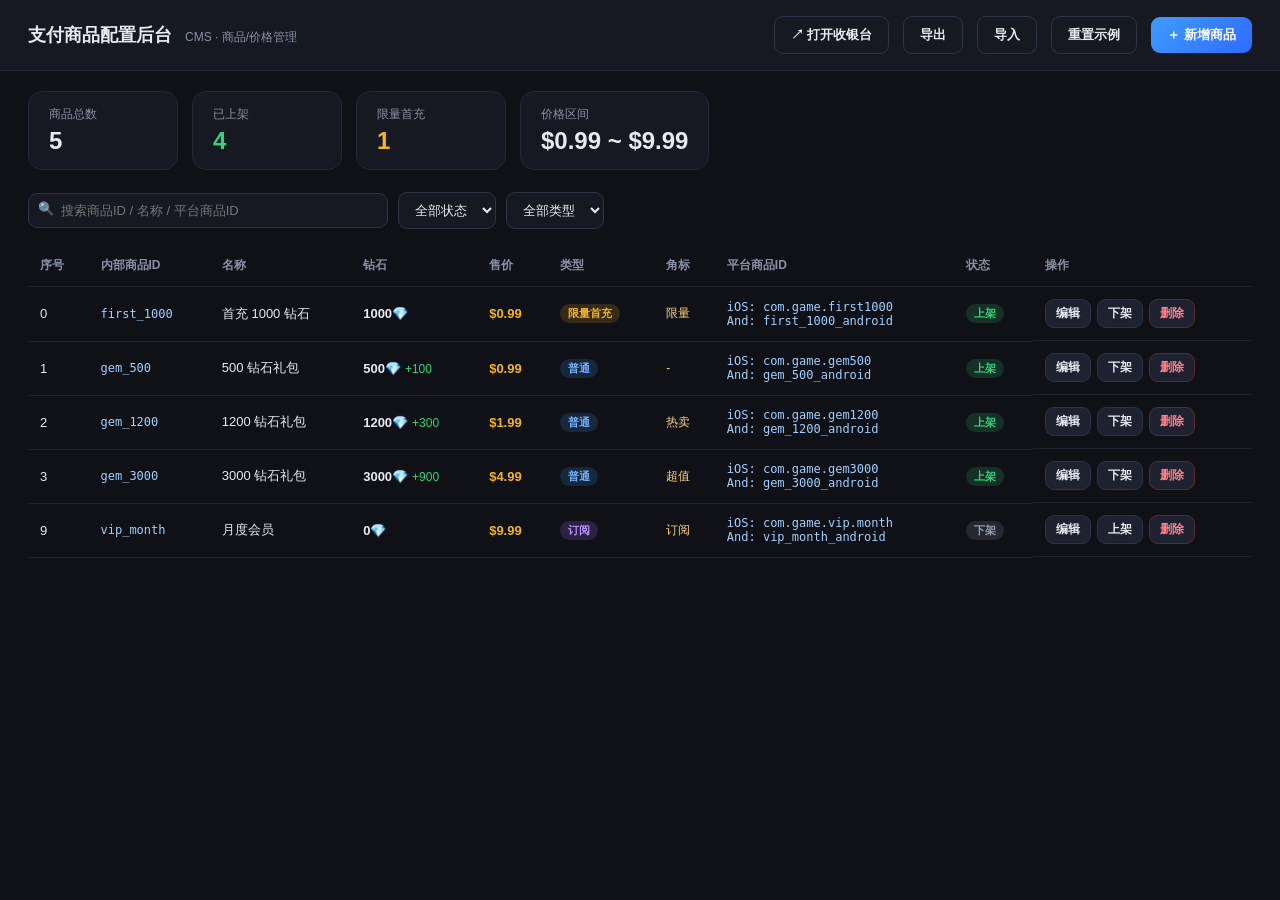
<file: cms.html>
<!DOCTYPE html>
<html lang="zh-CN">
<head>
<meta charset="UTF-8">
<meta name="viewport" content="width=device-width, initial-scale=1.0">
<title>支付商品配置后台 · CMS</title>
<style>
  * { margin:0; padding:0; box-sizing:border-box; }
  body {
    font-family:-apple-system,"PingFang SC","Segoe UI",Roboto,sans-serif;
    background:#0f1117; color:#e8eaf2; min-height:100vh;
  }
  /* 顶部栏 */
  .top {
    display:flex; align-items:center; gap:14px;
    padding:16px 28px; background:#161922;
    border-bottom:1px solid #232838; position:sticky; top:0; z-index:20;
  }
  .top h1 { font-size:18px; font-weight:800; }
  .top h1 small { font-size:12px; font-weight:500; color:#8a90a6; margin-left:8px; }
  .spacer { flex:1; }
  .btn {
    border:1px solid #2e3447; background:#1d2130; color:#e8eaf2;
    font-size:13px; font-weight:600; padding:9px 16px; border-radius:9px; cursor:pointer;
    transition:.15s;
  }
  .btn:hover { background:#262b3d; }
  .btn.primary { background:linear-gradient(135deg,#3f9bff,#2f6bff); border:none; color:#fff; }
  .btn.ghost { background:transparent; }
  .btn.sm { padding:5px 10px; font-size:12px; }
  .btn.danger { color:#ff8088; border-color:#5a2b30; }
  /* 统计 */
  .stats { display:flex; gap:14px; padding:20px 28px 4px; flex-wrap:wrap; }
  .stat {
    background:#161922; border:1px solid #232838; border-radius:14px;
    padding:14px 20px; min-width:150px;
  }
  .stat .k { font-size:12px; color:#8a90a6; }
  .stat .v { font-size:24px; font-weight:800; margin-top:4px; }
  .stat .v.green { color:#34d27b; }
  .stat .v.gold { color:#f5b324; }
  /* 工具行 */
  .toolrow { display:flex; align-items:center; gap:10px; padding:18px 28px 10px; flex-wrap:wrap; }
  .search { flex:1; min-width:200px; max-width:360px; position:relative; }
  .search input {
    width:100%; background:#161922; border:1px solid #2e3447; color:#e8eaf2;
    padding:9px 12px 9px 32px; border-radius:9px; font-size:13px; outline:none;
  }
  .search::before { content:"🔍"; position:absolute; left:10px; top:8px; font-size:13px; }
  select.filter {
    background:#161922; border:1px solid #2e3447; color:#e8eaf2;
    padding:9px 12px; border-radius:9px; font-size:13px; outline:none;
  }
  /* 表格 */
  .table-wrap { padding:6px 28px 40px; overflow-x:auto; }
  table { width:100%; border-collapse:collapse; min-width:1040px; }
  th, td { text-align:left; padding:12px 12px; font-size:13px; border-bottom:1px solid #1e2330; }
  th { color:#8a90a6; font-weight:600; font-size:12px; white-space:nowrap; }
  tr:hover td { background:#13161f; }
  .pid { font-family:ui-monospace,Menlo,monospace; font-size:12px; color:#9fd0ff; }
  .amt { font-weight:800; }
  .bonus { color:#34d27b; font-size:12px; margin-left:4px; }
  .price { font-weight:800; color:#f5b324; }
  .badge { display:inline-block; font-size:11px; font-weight:700; padding:2px 8px; border-radius:20px; }
  .badge.on { background:rgba(52,210,123,.16); color:#34d27b; }
  .badge.off { background:rgba(150,160,180,.16); color:#9aa0b4; }
  .badge.type { background:rgba(63,155,255,.16); color:#6fb1ff; }
  .badge.first { background:rgba(245,179,36,.16); color:#f5b324; }
  .badge.sub { background:rgba(170,110,255,.18); color:#b894ff; }
  .tag-cell { color:#ffd27a; font-size:12px; }
  .row-actions { display:flex; gap:6px; white-space:nowrap; }
  .empty { text-align:center; color:#5a607a; padding:50px 0; font-size:14px; }
  .mask { position:fixed; inset:0; background:rgba(0,0,0,.55); display:none; align-items:flex-start; justify-content:center; z-index:50; overflow:auto; padding:40px 16px; }
  .mask.show { display:flex; }
  .modal { width:560px; max-width:100%; background:#161922; border:1px solid #2a3042; border-radius:16px; box-shadow:0 30px 80px rgba(0,0,0,.5); }
  .modal-head { display:flex; align-items:center; padding:18px 22px; border-bottom:1px solid #232838; }
  .modal-head h3 { font-size:16px; font-weight:800; flex:1; }
  .modal-head .close { cursor:pointer; color:#9aa0b4; font-size:20px; }
  .form { padding:18px 22px; display:grid; grid-template-columns:1fr 1fr; gap:14px; }
  .field { display:flex; flex-direction:column; gap:6px; }
  .field.full { grid-column:1 / -1; }
  .field label { font-size:12px; color:#9aa0b4; }
  .field label .req { color:#ff7a85; }
  .field input, .field select, .field textarea { background:#0f1117; border:1px solid #2e3447; color:#e8eaf2; padding:9px 11px; border-radius:8px; font-size:13px; outline:none; font-family:inherit; }
  .field input:focus, .field select:focus { border-color:#3f9bff; }
  .field .hint { font-size:11px; color:#6b7186; }
  .field .err { font-size:11px; color:#ff7a85; display:none; }
  .field.invalid input { border-color:#ff5a64; }
  .field.invalid .err { display:block; }
  .modal-foot { display:flex; justify-content:flex-end; gap:10px; padding:16px 22px; border-top:1px solid #232838; }
  .preview { grid-column:1 / -1; background:#0f1117; border:1px dashed #2e3447; border-radius:10px; padding:12px 14px; font-size:13px; color:#c4c9da; line-height:1.6; }
  .preview b { color:#fff; }
</style>
</head>
<body>
  <div class="top">
    <h1>支付商品配置后台 <small>CMS · 商品/价格管理</small></h1>
    <span class="spacer"></span>
    <button class="btn ghost" id="openPay">↗ 打开收银台</button>
    <button class="btn ghost" id="exportBtn">导出</button>
    <button class="btn ghost" id="importBtn">导入</button>
    <button class="btn ghost" id="resetBtn">重置示例</button>
    <button class="btn primary" id="addBtn">＋ 新增商品</button>
    <input type="file" id="fileInput" accept="application/json" style="display:none">
  </div>

  <div class="stats">
    <div class="stat"><div class="k">商品总数</div><div class="v" id="stTotal">0</div></div>
    <div class="stat"><div class="k">已上架</div><div class="v green" id="stOn">0</div></div>
    <div class="stat"><div class="k">限量首充</div><div class="v gold" id="stFirst">0</div></div>
    <div class="stat"><div class="k">价格区间</div><div class="v" id="stPrice">-</div></div>
  </div>

  <div class="toolrow">
    <div class="search"><input id="searchInput" placeholder="搜索商品ID / 名称 / 平台商品ID"></div>
    <select class="filter" id="filterStatus">
      <option value="">全部状态</option>
      <option value="on">上架</option>
      <option value="off">下架</option>
    </select>
    <select class="filter" id="filterType">
      <option value="">全部类型</option>
      <option value="normal">普通礼包</option>
      <option value="first_charge">限量首充</option>
      <option value="subscription">订阅</option>
    </select>
  </div>

  <div class="table-wrap">
    <table>
      <thead>
        <tr>
          <th>序号</th><th>内部商品ID</th><th>名称</th><th>钻石</th><th>售价</th>
          <th>类型</th><th>角标</th><th>平台商品ID</th><th>状态</th><th>操作</th>
        </tr>
      </thead>
      <tbody id="tbody"></tbody>
    </table>
    <div class="empty" id="emptyTip" style="display:none">暂无商品，点击右上角「＋ 新增商品」</div>
  </div>

  <div class="mask" id="mask">
    <div class="modal">
      <div class="modal-head"><h3 id="modalTitle">新增商品</h3><span class="close" id="modalClose">✕</span></div>
      <div class="form" id="form">
        <div class="field">
          <label>商品ID <span class="req">*</span></label>
          <input id="f_id" placeholder="如 gem_500">
          <span class="hint">业务唯一标识，建议小写+下划线</span>
          <span class="err">商品ID 必填且不可重复</span>
        </div>
        <div class="field">
          <label>商品名称 <span class="req">*</span></label>
          <input id="f_name" placeholder="如 500 钻石礼包">
          <span class="err">商品名称必填</span>
        </div>
        <div class="field">
          <label>钻石数量 <span class="req">*</span></label>
          <input id="f_gems" type="number" min="0" placeholder="500">
          <span class="err">请输入有效钻石数量</span>
        </div>
        <div class="field">
          <label>赠送数量</label>
          <input id="f_bonus" type="number" min="0" placeholder="100">
        </div>
        <div class="field">
          <label>售价 <span class="req">*</span></label>
          <input id="f_price" type="number" min="0" step="0.01" placeholder="0.99">
          <span class="err">请输入有效价格</span>
        </div>
        <div class="field">
          <label>币种</label>
          <select id="f_currency">
            <option value="USD">USD（$）</option>
            <option value="CNY">CNY（¥）</option>
            <option value="EUR">EUR（€）</option>
          </select>
        </div>
        <div class="field">
          <label>类型</label>
          <select id="f_type">
            <option value="normal">普通礼包</option>
            <option value="first_charge">限量首充</option>
            <option value="subscription">订阅</option>
          </select>
        </div>
        <div class="field">
          <label>角标/标签</label>
          <input id="f_tag" placeholder="如 热卖 / 超值（可空）">
        </div>
        <div class="field">
          <label>iOS 商品ID</label>
          <input id="f_ios" placeholder="com.game.gem500">
        </div>
        <div class="field">
          <label>Android 商品ID</label>
          <input id="f_android" placeholder="gem_500_android">
        </div>
        <div class="field">
          <label>排序权重</label>
          <input id="f_sort" type="number" placeholder="数字越小越靠前">
        </div>
        <div class="field">
          <label>状态</label>
          <select id="f_status">
            <option value="on">上架</option>
            <option value="off">下架</option>
          </select>
        </div>
        <div class="preview" id="preview"></div>
      </div>
      <div class="modal-foot">
        <button class="btn ghost" id="cancelBtn">取消</button>
        <button class="btn primary" id="saveBtn">保存</button>
      </div>
    </div>
  </div>

  <script>
  (function () {
    const KEY = 'cmsProducts_v1';
    const SYM = { USD:'$', CNY:'¥', EUR:'€' };
    let products = [];
    let editingId = null;

    function save() { localStorage.setItem(KEY, JSON.stringify(products)); }
    function load() {
      try { const s = localStorage.getItem(KEY); if (s) { products = JSON.parse(s); return true; } } catch(e){}
      return false;
    }
    function seed() {
      products = [
        { id:'gem_500',  name:'500 钻石礼包',  gems:500,  bonus:100, price:0.99, currency:'USD', type:'normal',       tag:'',     ios:'com.game.gem500',  android:'gem_500_android',  status:'on', sort:1 },
        { id:'gem_1200', name:'1200 钻石礼包', gems:1200, bonus:300, price:1.99, currency:'USD', type:'normal',       tag:'热卖', ios:'com.game.gem1200', android:'gem_1200_android', status:'on', sort:2 },
        { id:'gem_3000', name:'3000 钻石礼包', gems:3000, bonus:900, price:4.99, currency:'USD', type:'normal',       tag:'超值', ios:'com.game.gem3000', android:'gem_3000_android', status:'on', sort:3 },
        { id:'first_1000', name:'首充 1000 钻石', gems:1000, bonus:0, price:0.99, currency:'USD', type:'first_charge', tag:'限量', ios:'com.game.first1000', android:'first_1000_android', status:'on', sort:0 },
        { id:'vip_month', name:'月度会员', gems:0, bonus:0, price:9.99, currency:'USD', type:'subscription', tag:'订阅', ios:'com.game.vip.month', android:'vip_month_android', status:'off', sort:9 },
      ];
      save();
    }

    const tbody = document.getElementById('tbody');
    function esc(s){ return String(s).replace(/&/g,'&amp;').replace(/</g,'&lt;').replace(/>/g,'&gt;'); }
    function fmtPrice(p){ return (SYM[p.currency]||'') + Number(p.price).toFixed(2); }
    function typeBadge(t){
      if (t==='first_charge') return '<span class="badge first">限量首充</span>';
      if (t==='subscription') return '<span class="badge sub">订阅</span>';
      return '<span class="badge type">普通</span>';
    }

    function render() {
      const kw = document.getElementById('searchInput').value.trim().toLowerCase();
      const fs = document.getElementById('filterStatus').value;
      const ft = document.getElementById('filterType').value;
      let list = products.slice().sort((a,b)=>(a.sort??0)-(b.sort??0)).filter(p=>{
        if (fs && p.status!==fs) return false;
        if (ft && p.type!==ft) return false;
        if (kw) { const hay=(p.id+' '+p.name+' '+(p.ios||'')+' '+(p.android||'')).toLowerCase(); if(!hay.includes(kw)) return false; }
        return true;
      });
      tbody.innerHTML = list.map(p=>`
        <tr>
          <td>${p.sort??0}</td>
          <td class="pid">${esc(p.id)}</td>
          <td>${esc(p.name)}</td>
          <td><span class="amt">${p.gems}💎</span>${p.bonus?`<span class="bonus">+${p.bonus}</span>`:''}</td>
          <td class="price">${fmtPrice(p)}</td>
          <td>${typeBadge(p.type)}</td>
          <td class="tag-cell">${esc(p.tag||'-')}</td>
          <td class="pid">iOS: ${esc(p.ios||'-')}<br>And: ${esc(p.android||'-')}</td>
          <td><span class="badge ${p.status==='on'?'on':'off'}">${p.status==='on'?'上架':'下架'}</span></td>
          <td class="row-actions">
            <button class="btn sm" data-act="edit" data-id="${esc(p.id)}">编辑</button>
            <button class="btn sm" data-act="toggle" data-id="${esc(p.id)}">${p.status==='on'?'下架':'上架'}</button>
            <button class="btn sm danger" data-act="del" data-id="${esc(p.id)}">删除</button>
          </td>
        </tr>`).join('');
      document.getElementById('emptyTip').style.display = list.length?'none':'block';
      document.getElementById('stTotal').textContent = products.length;
      document.getElementById('stOn').textContent = products.filter(p=>p.status==='on').length;
      document.getElementById('stFirst').textContent = products.filter(p=>p.type==='first_charge').length;
      const prices = products.map(p=>Number(p.price)).filter(n=>!isNaN(n));
      document.getElementById('stPrice').textContent = prices.length?`$${Math.min(...prices).toFixed(2)} ~ $${Math.max(...prices).toFixed(2)}`:'-';
    }

    const mask = document.getElementById('mask');
    const F = {
      id:document.getElementById('f_id'), name:document.getElementById('f_name'),
      gems:document.getElementById('f_gems'), bonus:document.getElementById('f_bonus'),
      price:document.getElementById('f_price'), currency:document.getElementById('f_currency'),
      type:document.getElementById('f_type'), tag:document.getElementById('f_tag'),
      ios:document.getElementById('f_ios'), android:document.getElementById('f_android'),
      sort:document.getElementById('f_sort'), status:document.getElementById('f_status'),
    };
    function openModal(p) {
      editingId = p ? p.id : null;
      document.getElementById('modalTitle').textContent = p ? '编辑商品' : '新增商品';
      F.id.value = p?p.id:''; F.id.disabled = !!p;
      F.name.value = p?p.name:''; F.gems.value = p?p.gems:''; F.bonus.value = p?(p.bonus||0):0;
      F.price.value = p?p.price:''; F.currency.value = p?p.currency:'USD';
      F.type.value = p?p.type:'normal'; F.tag.value = p?(p.tag||''):'';
      F.ios.value = p?(p.ios||''):''; F.android.value = p?(p.android||''):'';
      F.sort.value = p?(p.sort??products.length):products.length; F.status.value = p?p.status:'on';
      clearErrors(); updatePreview(); mask.classList.add('show');
    }
    function closeModal(){ mask.classList.remove('show'); }
    function clearErrors(){ document.querySelectorAll('.field.invalid').forEach(f=>f.classList.remove('invalid')); }
    function updatePreview() {
      const gems=+F.gems.value||0, bonus=+F.bonus.value||0, sym=SYM[F.currency.value]||'';
      document.getElementById('preview').innerHTML =
        `预览：<b>${esc(F.name.value||'(未命名)')}</b> · 到账 <b>${(gems+bonus).toLocaleString()}💎</b>`+
        `（${gems}${bonus?` + 赠${bonus}`:''}） · 售价 <b>${sym}${(+F.price.value||0).toFixed(2)}</b>`;
    }
    ['input','change'].forEach(ev=>Object.values(F).forEach(el=>el.addEventListener(ev,updatePreview)));
    function validate() {
      clearErrors(); let ok=true; const mark=el=>{ el.closest('.field').classList.add('invalid'); ok=false; };
      if(!F.id.value.trim()) mark(F.id);
      else if(!editingId && products.some(p=>p.id===F.id.value.trim())) mark(F.id);
      if(!F.name.value.trim()) mark(F.name);
      if(F.gems.value===''||+F.gems.value<0) mark(F.gems);
      if(F.price.value===''||+F.price.value<0) mark(F.price);
      return ok;
    }
    function saveForm() {
      if(!validate()) return;
      const data = { id:F.id.value.trim(), name:F.name.value.trim(), gems:+F.gems.value, bonus:+F.bonus.value||0,
        price:+F.price.value, currency:F.currency.value, type:F.type.value, tag:F.tag.value.trim(),
        ios:F.ios.value.trim(), android:F.android.value.trim(),
        sort:F.sort.value===''?products.length:+F.sort.value, status:F.status.value };
      if(editingId){ const i=products.findIndex(p=>p.id===editingId); if(i>=0) products[i]=data; }
      else products.push(data);
      save(); render(); closeModal();
    }

    document.getElementById('addBtn').addEventListener('click', ()=>openModal(null));
    document.getElementById('modalClose').addEventListener('click', closeModal);
    document.getElementById('cancelBtn').addEventListener('click', closeModal);
    document.getElementById('saveBtn').addEventListener('click', saveForm);
    mask.addEventListener('click', e=>{ if(e.target===mask) closeModal(); });
    tbody.addEventListener('click', e=>{
      const btn=e.target.closest('button[data-act]'); if(!btn) return;
      const id=btn.dataset.id, p=products.find(x=>x.id===id);
      if(btn.dataset.act==='edit') openModal(p);
      else if(btn.dataset.act==='toggle'){ p.status=p.status==='on'?'off':'on'; save(); render(); }
      else if(btn.dataset.act==='del'){ if(confirm(`确认删除商品「${p.name}」？`)){ products=products.filter(x=>x.id!==id); save(); render(); } }
    });
    ['searchInput','filterStatus','filterType'].forEach(id=>{
      document.getElementById(id).addEventListener('input', render);
      document.getElementById(id).addEventListener('change', render);
    });
    document.getElementById('openPay').addEventListener('click', ()=>window.open('index.html','_blank'));
    document.getElementById('resetBtn').addEventListener('click', ()=>{ if(confirm('重置为示例商品？当前配置会丢失。')){ seed(); render(); } });
    document.getElementById('exportBtn').addEventListener('click', ()=>{
      const blob=new Blob([JSON.stringify(products,null,2)],{type:'application/json'});
      const a=document.createElement('a'); a.href=URL.createObjectURL(blob); a.download='cms-products.json'; a.click(); URL.revokeObjectURL(a.href);
    });
    document.getElementById('importBtn').addEventListener('click', ()=>document.getElementById('fileInput').click());
    document.getElementById('fileInput').addEventListener('change', e=>{
      const f=e.target.files[0]; if(!f) return; const r=new FileReader();
      r.onload=()=>{ try{ const arr=JSON.parse(r.result); if(Array.isArray(arr)){ products=arr; save(); render(); } else alert('格式应为商品数组'); }catch(err){ alert('解析失败'); } };
      r.readAsText(f); e.target.value='';
    });

    if(!load()) seed();
    render();
  })();
  </script>
</body>
</html>
</file>
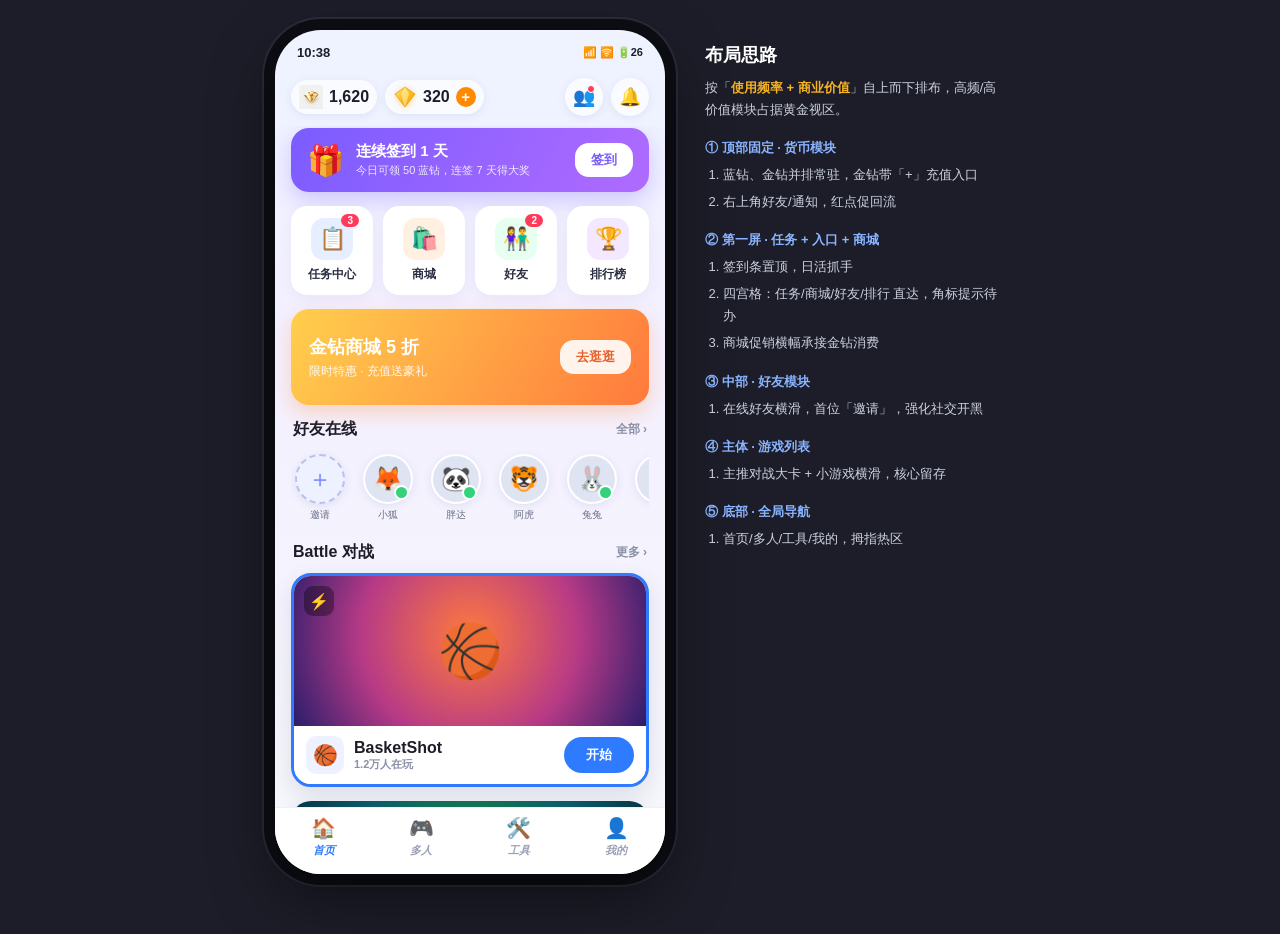
<file: home-v2.html>
<!DOCTYPE html>
<html lang="zh-CN">
<head>
<meta charset="UTF-8">
<meta name="viewport" content="width=device-width, initial-scale=1.0, maximum-scale=1.0, user-scalable=no">
<title>游戏中心首页 · 布局设计</title>
<style>
  * { margin:0; padding:0; box-sizing:border-box; -webkit-tap-highlight-color:transparent; }
  body {
    font-family:-apple-system,"PingFang SC","Segoe UI",Roboto,sans-serif;
    background:#1c1d28; min-height:100vh;
    display:flex; justify-content:center; align-items:flex-start; gap:40px;
    padding:30px 20px 60px;
  }
  /* 手机外壳 */
  .phone {
    width:390px; height:844px; flex:0 0 auto;
    background:linear-gradient(180deg,#eef3ff 0%,#f4f0ff 38%,#f6f7fb 100%);
    border-radius:46px; position:relative; overflow:hidden;
    box-shadow:0 24px 60px rgba(0,0,0,.5), 0 0 0 11px #0d0e14, 0 0 0 13px #2a2c3a;
    display:flex; flex-direction:column;
  }
  .statusbar { height:44px; flex:0 0 auto; display:flex; align-items:center; justify-content:space-between; padding:0 22px; font-size:13px; font-weight:700; color:#1c1d28; }
  .sb-right { display:flex; gap:6px; font-size:11px; }

  /* ===== 顶部：货币模块 ===== */
  .topbar { flex:0 0 auto; display:flex; align-items:center; gap:8px; padding:4px 16px 10px; }
  .cur-pill {
    display:flex; align-items:center; gap:6px;
    background:rgba(255,255,255,.72); border-radius:20px; padding:5px 8px 5px 8px;
    box-shadow:0 2px 8px rgba(70,90,160,.1);
  }
  .cur-pill .num { font-size:16px; font-weight:800; color:#1c1d28; }
  .blue-gem { width:24px; height:24px; }
  .gold-gem { width:24px; height:24px; filter:drop-shadow(0 1px 3px rgba(245,180,30,.5)); }
  .add-btn {
    width:20px; height:20px; border:none; background:#ff8a00; color:#fff;
    border-radius:50%; font-size:15px; font-weight:800; line-height:20px; cursor:pointer;
  }
  .topbar .spacer { flex:1; }
  .icon-btn {
    width:38px; height:38px; border-radius:50%; border:none;
    background:rgba(255,255,255,.72); font-size:18px; cursor:pointer;
    box-shadow:0 2px 8px rgba(70,90,160,.1); position:relative;
  }
  .icon-btn .dot { position:absolute; top:7px; right:8px; width:8px; height:8px; background:#ff3b5c; border-radius:50%; border:1.5px solid #fff; }
  /* 滚动内容区 */
  .content { flex:1 1 auto; overflow-y:auto; padding:2px 16px 14px; }
  .content::-webkit-scrollbar { display:none; }
  .sec-title { font-size:16px; font-weight:800; color:#1c1d28; margin:14px 2px 10px; display:flex; align-items:center; justify-content:space-between; }
  .sec-title .more { font-size:12px; font-weight:600; color:#8a90a6; }

  /* 任务模块：签到条 */
  .signin { background:linear-gradient(120deg,#7b5cff,#b06bff); color:#fff; border-radius:18px; padding:14px 16px; display:flex; align-items:center; gap:12px; box-shadow:0 8px 22px rgba(123,92,255,.3); }
  .signin .ico { font-size:30px; }
  .signin .txt { flex:1; }
  .signin .txt b { font-size:15px; font-weight:800; }
  .signin .txt p { font-size:11px; opacity:.85; margin-top:2px; }
  .signin .claim { background:#fff; color:#7b5cff; border:none; font-weight:800; font-size:13px; padding:8px 16px; border-radius:14px; cursor:pointer; }

  /* 模块入口宫格 */
  .entries { display:grid; grid-template-columns:repeat(4,1fr); gap:10px; margin-top:14px; }
  .entry { background:#fff; border-radius:16px; padding:12px 6px; text-align:center; box-shadow:0 4px 14px rgba(80,90,160,.07); cursor:pointer; transition:transform .12s; position:relative; }
  .entry:active { transform:scale(.95); }
  .entry .ei { width:42px; height:42px; margin:0 auto 6px; border-radius:13px; display:flex; align-items:center; justify-content:center; font-size:22px; }
  .entry .en { font-size:12px; font-weight:700; color:#2b2d42; }
  .entry .badge { position:absolute; top:8px; right:14px; font-size:10px; font-weight:700; color:#fff; background:#ff3b5c; border-radius:8px; padding:1px 6px; }
  .ei.task { background:#e6efff; } .ei.shop { background:#fff0e2; } .ei.friend { background:#e6fff1; } .ei.rank { background:#f3e8ff; }

  /* 商城促销横幅 */
  .promo { margin-top:14px; border-radius:18px; height:96px; position:relative; overflow:hidden; background:linear-gradient(120deg,#ffcf4d,#ff7a3d); display:flex; align-items:center; padding:0 18px; color:#fff; box-shadow:0 8px 20px rgba(255,140,60,.3); cursor:pointer; }
  .promo b { font-size:18px; font-weight:800; }
  .promo p { font-size:12px; opacity:.9; margin-top:4px; }
  .promo .go { margin-left:auto; background:rgba(255,255,255,.9); color:#e6622a; font-weight:800; font-size:13px; padding:8px 16px; border-radius:14px; }

  /* 好友模块：在线好友横向条 */
  .friends { display:flex; gap:14px; overflow-x:auto; padding:4px 2px 6px; }
  .friends::-webkit-scrollbar { display:none; }
  .friend-item { flex:0 0 auto; text-align:center; width:54px; }
  .friend-ava { width:50px; height:50px; border-radius:50%; background:#dfe4f3; display:flex; align-items:center; justify-content:center; font-size:24px; position:relative; margin:0 auto 4px; border:2px solid #fff; box-shadow:0 2px 8px rgba(80,90,160,.12); }
  .friend-ava.online::after { content:""; position:absolute; right:2px; bottom:2px; width:11px; height:11px; background:#34d27b; border:2px solid #fff; border-radius:50%; }
  .friend-item.add .friend-ava { background:#eef1ff; color:#7b89ff; border:2px dashed #b9c2ec; }
  .friend-item .fn { font-size:10px; color:#6b7186; white-space:nowrap; overflow:hidden; text-overflow:ellipsis; }
  /* 游戏列表 */
  .game-card { border-radius:20px; overflow:hidden; margin-bottom:14px; box-shadow:0 8px 22px rgba(40,50,90,.12); }
  .game-card.featured { border:3px solid #2f7bff; }
  .game-hero { height:150px; display:flex; align-items:center; justify-content:center; font-size:52px; position:relative; }
  .game-hero.basket { background:radial-gradient(circle at 50% 40%,#ff7a3d,#b73a86 55%,#2a1d6b); }
  .game-hero.mahjong { background:radial-gradient(circle at 50% 45%,#1b8f3a,#0c5a6b 60%,#07303f); }
  .flash { position:absolute; top:10px; left:10px; width:30px; height:30px; background:rgba(0,0,0,.35); border-radius:9px; display:flex; align-items:center; justify-content:center; font-size:16px; }
  .game-foot { display:flex; align-items:center; gap:10px; padding:10px 12px; background:#fff; }
  .game-thumb { width:38px; height:38px; border-radius:10px; display:flex; align-items:center; justify-content:center; font-size:20px; background:#eef1ff; }
  .game-name { font-size:16px; font-weight:800; color:#1c1d28; }
  .game-meta { font-size:11px; color:#8a90a6; font-weight:600; }
  .game-start { border:none; background:#2f7bff; color:#fff; font-size:13px; font-weight:700; padding:9px 22px; border-radius:18px; cursor:pointer; }
  .mini-games { display:flex; gap:12px; overflow-x:auto; padding:2px 2px 8px; }
  .mini-games::-webkit-scrollbar { display:none; }
  .mg { flex:0 0 auto; width:104px; cursor:pointer; }
  .mg .cover { height:104px; border-radius:16px; display:flex; align-items:center; justify-content:center; font-size:40px; box-shadow:0 6px 16px rgba(40,50,90,.14); }
  .mg .nm { font-size:12px; font-weight:700; color:#1c1d28; margin-top:6px; text-align:center; }

  /* 底部导航 */
  .tabbar { flex:0 0 auto; display:flex; background:#fff; border-top:1px solid #eef0f5; padding:8px 0 16px; }
  .tab { flex:1; display:flex; flex-direction:column; align-items:center; gap:3px; font-size:11px; font-weight:600; color:#9aa0b4; }
  .tab span { font-size:20px; }
  .tab.active { color:#2f7bff; }

  /* 右侧布局说明 */
  .notes { width:300px; color:#cdd2e2; font-size:13px; line-height:1.7; padding-top:10px; }
  .notes h2 { color:#fff; font-size:18px; margin-bottom:6px; }
  .notes h3 { color:#8ab4ff; font-size:13px; margin:16px 0 4px; }
  .notes ol { padding-left:18px; } .notes li { margin:5px 0; }
  .notes .k { color:#f5b324; font-weight:700; }
  @media (max-width:760px){ .notes { display:none; } }
</style>
</head>
<body>
  <div class="phone">
    <div class="statusbar"><span>10:38</span><span class="sb-right">📶 🛜 🔋26</span></div>

    <!-- 货币模块 + 好友/通知 -->
    <div class="topbar">
      <div class="cur-pill"><img class="blue-gem" src="assets/gem.png" alt="蓝钻"><span class="num">1,620</span></div>
      <div class="cur-pill">
        <svg class="gold-gem" viewBox="0 0 48 48"><defs><linearGradient id="gg" x1="0" y1="0" x2="1" y2="1"><stop offset="0%" stop-color="#ffe27a"/><stop offset="45%" stop-color="#ffc01e"/><stop offset="100%" stop-color="#f59a00"/></linearGradient></defs><polygon points="24,4 44,18 24,44 4,18" fill="url(#gg)" stroke="#e08800" stroke-width="1.2"/><polygon points="24,4 32,18 24,44 16,18" fill="#fff4c2" opacity="0.55"/></svg>
        <span class="num">320</span><button class="add-btn" title="充值金钻">+</button>
      </div>
      <span class="spacer"></span>
      <button class="icon-btn" title="好友">👥<span class="dot"></span></button>
      <button class="icon-btn" title="通知">🔔</button>
    </div>

    <div class="content">
      <!-- 任务模块：签到 -->
      <div class="signin">
        <div class="ico">🎁</div>
        <div class="txt"><b>连续签到 1 天</b><p>今日可领 50 蓝钻，连签 7 天得大奖</p></div>
        <button class="claim">签到</button>
      </div>

      <!-- 模块入口宫格 -->
      <div class="entries">
        <div class="entry"><div class="ei task">📋</div><div class="en">任务中心</div><span class="badge">3</span></div>
        <div class="entry"><div class="ei shop">🛍️</div><div class="en">商城</div></div>
        <div class="entry"><div class="ei friend">👫</div><div class="en">好友</div><span class="badge">2</span></div>
        <div class="entry"><div class="ei rank">🏆</div><div class="en">排行榜</div></div>
      </div>

      <!-- 商城促销 -->
      <div class="promo">
        <div><b>金钻商城 5 折</b><p>限时特惠 · 充值送豪礼</p></div>
        <span class="go">去逛逛</span>
      </div>

      <!-- 好友模块 -->
      <div class="sec-title">好友在线 <span class="more">全部 ›</span></div>
      <div class="friends">
        <div class="friend-item add"><div class="friend-ava">＋</div><div class="fn">邀请</div></div>
        <div class="friend-item"><div class="friend-ava online">🦊</div><div class="fn">小狐</div></div>
        <div class="friend-item"><div class="friend-ava online">🐼</div><div class="fn">胖达</div></div>
        <div class="friend-item"><div class="friend-ava">🐯</div><div class="fn">阿虎</div></div>
        <div class="friend-item"><div class="friend-ava online">🐰</div><div class="fn">兔兔</div></div>
        <div class="friend-item"><div class="friend-ava">🐧</div><div class="fn">企鹅</div></div>
      </div>

      <!-- 游戏列表：主推 -->
      <div class="sec-title">Battle 对战 <span class="more">更多 ›</span></div>
      <div class="game-card featured">
        <div class="game-hero basket"><div class="flash">⚡</div>🏀</div>
        <div class="game-foot"><div class="game-thumb">🏀</div><div><div class="game-name">BasketShot</div><div class="game-meta">1.2万人在玩</div></div><button class="game-start" style="margin-left:auto">开始</button></div>
      </div>
      <div class="game-card">
        <div class="game-hero mahjong">🀄</div>
        <div class="game-foot"><div class="game-thumb">🀄</div><div><div class="game-name">3D Majiang</div><div class="game-meta">休闲 · 单机</div></div><button class="game-start" style="margin-left:auto">开始</button></div>
      </div>

      <!-- 游戏列表：小游戏横滑 -->
      <div class="sec-title">热门小游戏 <span class="more">更多 ›</span></div>
      <div class="mini-games">
        <div class="mg"><div class="cover" style="background:linear-gradient(135deg,#ffd36e,#ff8a3d)">🐍</div><div class="nm">贪吃蛇</div></div>
        <div class="mg"><div class="cover" style="background:linear-gradient(135deg,#7be3ff,#2f9bff)">🧩</div><div class="nm">2048</div></div>
        <div class="mg"><div class="cover" style="background:linear-gradient(135deg,#b6f5c0,#34c759)">💣</div><div class="nm">扫雷</div></div>
        <div class="mg"><div class="cover" style="background:linear-gradient(135deg,#ffb3c8,#ff5d8f)">🐦</div><div class="nm">飞鸟</div></div>
      </div>
    </div>

    <nav class="tabbar">
      <div class="tab active"><span>🏠</span><em>首页</em></div>
      <div class="tab"><span>🎮</span><em>多人</em></div>
      <div class="tab"><span>🛠️</span><em>工具</em></div>
      <div class="tab"><span>👤</span><em>我的</em></div>
    </nav>
  </div>

  <div class="notes">
    <h2>布局思路</h2>
    <p>按「<span class="k">使用频率 + 商业价值</span>」自上而下排布，高频/高价值模块占据黄金视区。</p>
    <h3>① 顶部固定 · 货币模块</h3>
    <ol><li>蓝钻、金钻并排常驻，金钻带「+」充值入口</li><li>右上角好友/通知，红点促回流</li></ol>
    <h3>② 第一屏 · 任务 + 入口 + 商城</h3>
    <ol><li>签到条置顶，日活抓手</li><li>四宫格：任务/商城/好友/排行 直达，角标提示待办</li><li>商城促销横幅承接金钻消费</li></ol>
    <h3>③ 中部 · 好友模块</h3>
    <ol><li>在线好友横滑，首位「邀请」，强化社交开黑</li></ol>
    <h3>④ 主体 · 游戏列表</h3>
    <ol><li>主推对战大卡 + 小游戏横滑，核心留存</li></ol>
    <h3>⑤ 底部 · 全局导航</h3>
    <ol><li>首页/多人/工具/我的，拇指热区</li></ol>
  </div>
</body>
</html>
</file>
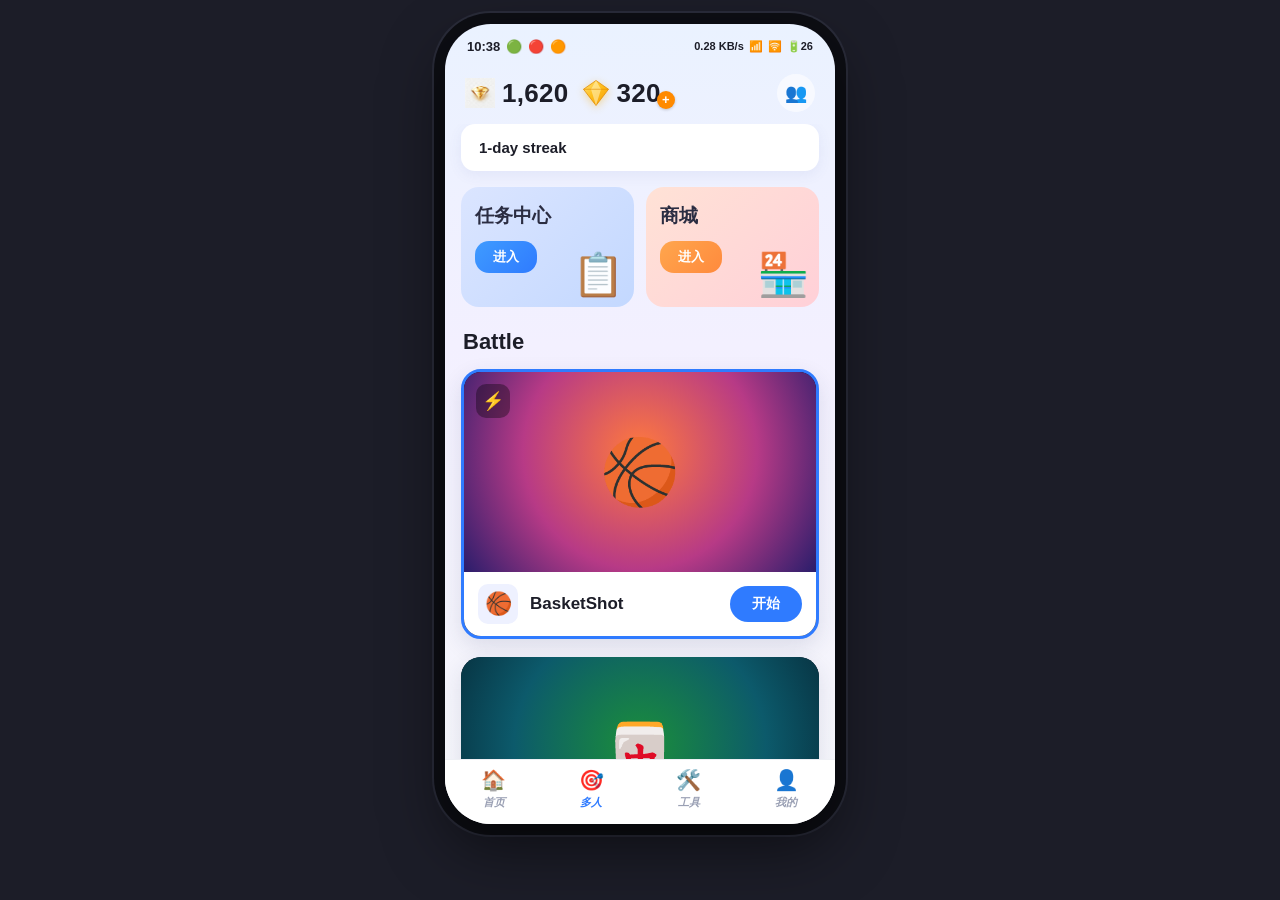
<file: home.html>
<!DOCTYPE html>
<html lang="zh-CN">
<head>
<meta charset="UTF-8">
<meta name="viewport" content="width=device-width, initial-scale=1.0, maximum-scale=1.0, user-scalable=no">
<title>游戏中心 · 首页</title>
<style>
  * { margin: 0; padding: 0; box-sizing: border-box; -webkit-tap-highlight-color: transparent; }
  body {
    font-family: -apple-system, "SF Pro Text", "PingFang SC", "Segoe UI", Roboto, sans-serif;
    background: #1c1d28;
    min-height: 100vh;
    display: flex;
    justify-content: center;
    align-items: flex-start;
    padding: 24px 0 40px;
  }

  /* 手机外壳 */
  .phone {
    width: 390px;
    height: 800px;
    background: linear-gradient(180deg, #eaf2ff 0%, #f3f0ff 40%, #f6f7fb 100%);
    border-radius: 46px;
    position: relative;
    overflow: hidden;
    box-shadow: 0 24px 60px rgba(0,0,0,0.5), 0 0 0 11px #0d0e14, 0 0 0 13px #2a2c3a;
    display: flex;
    flex-direction: column;
  }

  /* 状态栏 */
  .statusbar {
    height: 44px;
    flex: 0 0 auto;
    display: flex;
    align-items: center;
    justify-content: space-between;
    padding: 0 22px;
    font-size: 13px;
    font-weight: 700;
    color: #1c1d28;
  }
  .sb-left { display: flex; align-items: center; gap: 6px; }
  .sb-left .dot { font-size: 13px; }
  .sb-right { display: flex; align-items: center; gap: 5px; font-size: 11px; font-weight: 600; }

  /* 顶部余额栏 */
  .topbar {
    flex: 0 0 auto;
    display: flex;
    align-items: center;
    justify-content: space-between;
    padding: 6px 20px 12px;
  }
  .balance {
    display: flex;
    align-items: center;
    gap: 12px;
  }
  .balance-item {
    display: flex;
    align-items: center;
    gap: 7px;
  }
  .balance-num {
    font-size: 26px;
    font-weight: 800;
    color: #1c1d28;
    letter-spacing: 0.3px;
  }
  /* 蓝钻 */
  .blue-gem { width: 30px; height: 30px; }
  /* 金钻按钮 */
  .gold-gem-btn {
    border: none;
    background: transparent;
    padding: 0;
    cursor: pointer;
    display: flex;
    align-items: center;
    gap: 6px;
    border-radius: 16px;
    transition: transform 0.12s;
  }
  .gold-gem-btn:active { transform: scale(0.92); }
  .gold-gem { width: 30px; height: 30px; filter: drop-shadow(0 2px 4px rgba(245,180,30,0.45)); }
  .gold-plus {
    width: 18px; height: 18px;
    margin-left: -10px;
    margin-top: 14px;
    background: #ff8a00;
    color: #fff;
    border-radius: 50%;
    font-size: 13px;
    font-weight: 800;
    line-height: 18px;
    text-align: center;
    box-shadow: 0 1px 3px rgba(0,0,0,0.2);
  }

  .friends-btn {
    width: 38px; height: 38px;
    border-radius: 50%;
    background: rgba(255,255,255,0.6);
    display: flex; align-items: center; justify-content: center;
    font-size: 18px;
    border: none;
    cursor: pointer;
  }

  /* 内容区 */
  .content {
    flex: 1 1 auto;
    overflow-y: auto;
    padding: 0 16px 16px;
  }
  .content::-webkit-scrollbar { display: none; }

  /* streak 条 */
  .streak {
    background: #fff;
    border-radius: 14px;
    padding: 15px 18px;
    font-size: 15px;
    font-weight: 600;
    color: #1c1d28;
    box-shadow: 0 4px 14px rgba(80,90,160,0.08);
    margin-bottom: 16px;
  }

  /* 入口双卡 */
  .entry-row {
    display: grid;
    grid-template-columns: 1fr 1fr;
    gap: 12px;
    margin-bottom: 22px;
  }
  .entry-card {
    border-radius: 18px;
    padding: 16px 14px;
    position: relative;
    overflow: hidden;
    min-height: 120px;
  }
  .entry-card.task { background: linear-gradient(135deg, #dbe5ff 0%, #c3d8ff 100%); }
  .entry-card.shop { background: linear-gradient(135deg, #ffe2d6 0%, #ffd0d8 100%); }
  .entry-title { font-size: 19px; font-weight: 800; color: #2b2d42; }
  .entry-go {
    margin-top: 12px;
    border: none;
    color: #fff;
    font-size: 13px;
    font-weight: 700;
    padding: 7px 18px;
    border-radius: 14px;
    cursor: pointer;
  }
  .entry-card.task .entry-go { background: linear-gradient(135deg,#3f9bff,#2f7bff); }
  .entry-card.shop .entry-go { background: linear-gradient(135deg,#ffa64d,#ff8a3d); }
  .entry-emoji {
    position: absolute;
    right: 10px;
    bottom: 8px;
    font-size: 42px;
    opacity: 0.95;
  }

  /* Battle 区 */
  .section-title {
    font-size: 22px;
    font-weight: 800;
    color: #1c1d28;
    margin: 4px 2px 14px;
  }

  .game-card {
    border-radius: 20px;
    overflow: hidden;
    margin-bottom: 18px;
    box-shadow: 0 8px 22px rgba(40,50,90,0.12);
    background: #0b1020;
    position: relative;
  }
  .game-card.featured { border: 3px solid #2f7bff; }
  .game-hero {
    height: 200px;
    position: relative;
    display: flex;
    align-items: center;
    justify-content: center;
    font-size: 64px;
  }
  .game-hero.basket { background: radial-gradient(circle at 50% 40%, #ff7a3d 0%, #b73a86 55%, #2a1d6b 100%); }
  .game-hero.mahjong { background: radial-gradient(circle at 50% 45%, #1b8f3a 0%, #0c5a6b 60%, #07303f 100%); }
  .flash-badge {
    position: absolute;
    top: 12px; left: 12px;
    width: 34px; height: 34px;
    background: rgba(0,0,0,0.35);
    border-radius: 10px;
    display: flex; align-items: center; justify-content: center;
    font-size: 18px;
  }
  .game-foot {
    display: flex;
    align-items: center;
    gap: 12px;
    padding: 12px 14px;
    background: #fff;
  }
  .game-thumb {
    width: 40px; height: 40px;
    border-radius: 10px;
    display: flex; align-items: center; justify-content: center;
    font-size: 22px;
    background: #eef1ff;
  }
  .game-name { flex: 1; font-size: 17px; font-weight: 800; color: #1c1d28; }
  .game-start {
    border: none;
    background: #2f7bff;
    color: #fff;
    font-size: 14px;
    font-weight: 700;
    padding: 9px 22px;
    border-radius: 18px;
    cursor: pointer;
  }
  .game-card.featured .game-start { background: #2f7bff; }
  .game-card.mahjong-card .game-start { background: #2f7bff; }

  /* 底部 tab */
  .tabbar {
    flex: 0 0 auto;
    display: flex;
    background: #fff;
    border-top: 1px solid #eef0f5;
    padding: 8px 0 14px;
  }
  .tab {
    flex: 1;
    display: flex;
    flex-direction: column;
    align-items: center;
    gap: 3px;
    font-size: 11px;
    font-weight: 600;
    color: #9aa0b4;
    cursor: pointer;
  }
  .tab span { font-size: 20px; }
  .tab.active { color: #2f7bff; }

  /* 金钻提示气泡 */
  .gold-hint {
    position: absolute;
    left: 70px;
    top: 76px;
    background: #1c1d28;
    color: #fff;
    font-size: 11px;
    font-weight: 600;
    padding: 5px 10px;
    border-radius: 10px;
    white-space: nowrap;
    z-index: 5;
    animation: floaty 1.6s ease-in-out infinite;
  }
  .gold-hint::before {
    content: "";
    position: absolute;
    top: -5px; left: 22px;
    border-left: 5px solid transparent;
    border-right: 5px solid transparent;
    border-bottom: 5px solid #1c1d28;
  }
  @keyframes floaty { 0%,100%{ transform: translateY(0);} 50%{ transform: translateY(-3px);} }
</style>
</head>
<body>
  <div class="phone">
    <!-- 状态栏 -->
    <div class="statusbar">
      <div class="sb-left">
        <span>10:38</span>
        <span class="dot">🟢</span><span class="dot">🔴</span><span class="dot">🟠</span>
      </div>
      <div class="sb-right">
        <span>0.28 KB/s</span>
        <span>📶</span><span>🛜</span><span>🔋26</span>
      </div>
    </div>

    <!-- 顶部余额：蓝钻 + 数字 + 金钻 -->
    <div class="topbar">
      <div class="balance">
        <!-- 蓝钻 -->
        <div class="balance-item">
          <img class="blue-gem" src="assets/gem.png" alt="蓝钻">
          <span class="balance-num">1,620</span>
        </div>
        <!-- 金钻（点击跳转支付页） -->
        <button class="gold-gem-btn" id="goldGemBtn" title="充值金钻">
          <svg class="gold-gem" viewBox="0 0 48 48" aria-hidden="true">
            <defs>
              <linearGradient id="goldGrad" x1="0" y1="0" x2="1" y2="1">
                <stop offset="0%" stop-color="#ffe27a"/>
                <stop offset="45%" stop-color="#ffc01e"/>
                <stop offset="100%" stop-color="#f59a00"/>
              </linearGradient>
            </defs>
            <polygon points="24,4 44,18 24,44 4,18" fill="url(#goldGrad)" stroke="#e08800" stroke-width="1.2"/>
            <polygon points="24,4 32,18 24,44 16,18" fill="#fff4c2" opacity="0.55"/>
            <line x1="4" y1="18" x2="44" y2="18" stroke="#e08800" stroke-width="1"/>
          </svg>
          <span class="balance-num gold-num">320</span>
          <span class="gold-plus">+</span>
        </button>
      </div>
      <button class="friends-btn" aria-label="好友">👥</button>
    </div>

    <!-- 内容 -->
    <div class="content">
      <div class="streak">1-day streak</div>

      <div class="entry-row">
        <div class="entry-card task">
          <div class="entry-title">任务中心</div>
          <button class="entry-go">进入</button>
          <span class="entry-emoji">📋</span>
        </div>
        <div class="entry-card shop" id="shopCard">
          <div class="entry-title">商城</div>
          <button class="entry-go">进入</button>
          <span class="entry-emoji">🏪</span>
        </div>
      </div>

      <h2 class="section-title">Battle</h2>

      <div class="game-card featured">
        <div class="game-hero basket">
          <div class="flash-badge">⚡</div>
          🏀
        </div>
        <div class="game-foot">
          <div class="game-thumb">🏀</div>
          <div class="game-name">BasketShot</div>
          <button class="game-start">开始</button>
        </div>
      </div>

      <div class="game-card mahjong-card">
        <div class="game-hero mahjong">🀄</div>
        <div class="game-foot">
          <div class="game-thumb">🀄</div>
          <div class="game-name">3D majiang</div>
          <button class="game-start">开始</button>
        </div>
      </div>
    </div>

    <!-- 底部 tab -->
    <nav class="tabbar">
      <div class="tab"><span>🏠</span><em>首页</em></div>
      <div class="tab active"><span>🎯</span><em>多人</em></div>
      <div class="tab"><span>🛠️</span><em>工具</em></div>
      <div class="tab"><span>👤</span><em>我的</em></div>
    </nav>
  </div>

  <script>
    // 点击金钻 → 跳转到支付页
    document.getElementById("goldGemBtn").addEventListener("click", function () {
      window.location.href = "index.html";
    });
    // 商城也作为充值入口（可选）
    var shop = document.getElementById("shopCard");
    if (shop) {
      shop.querySelector(".entry-go").addEventListener("click", function () {
        window.location.href = "index.html";
      });
    }
  </script>
</body>
</html>
</file>
<file: style.css>
* { margin: 0; padding: 0; box-sizing: border-box; -webkit-tap-highlight-color: transparent; }
body {
  font-family: -apple-system, "SF Pro Text", "PingFang SC", "Segoe UI", Roboto, sans-serif;
  background: #1c1d28;
  min-height: 100vh;
  display: flex;
  flex-direction: column;
  align-items: center;
  padding: 24px 0 40px;
  gap: 18px;
}

/* 平台切换 */
.platform-switch {
  display: flex;
  gap: 8px;
  background: #2a2c3a;
  padding: 5px;
  border-radius: 14px;
}
.ps-btn {
  border: none;
  background: transparent;
  color: #9aa0b4;
  font-size: 14px;
  font-weight: 600;
  padding: 8px 22px;
  border-radius: 10px;
  cursor: pointer;
  transition: all 0.2s;
}
.ps-btn.active { background: #fff; color: #1c1d28; box-shadow: 0 2px 8px rgba(0,0,0,0.25); }

/* 手机外壳 */
.phone {
  width: 390px;
  height: 800px;
  background: #f4f5f9;
  border-radius: 46px;
  position: relative;
  overflow: hidden;
  box-shadow: 0 24px 60px rgba(0,0,0,0.5), 0 0 0 11px #0d0e14, 0 0 0 13px #2a2c3a;
}
.phone.android { border-radius: 32px; box-shadow: 0 24px 60px rgba(0,0,0,0.5), 0 0 0 10px #111; }

/* 状态栏 */
.statusbar {
  height: 50px;
  display: flex;
  align-items: center;
  justify-content: space-between;
  padding: 0 28px;
  font-size: 14px;
  font-weight: 600;
  color: #1c1d28;
  position: relative;
  z-index: 5;
}
.notch {
  position: absolute;
  top: 9px;
  left: 50%;
  transform: translateX(-50%);
  width: 120px;
  height: 30px;
  background: #0d0e14;
  border-radius: 16px;
}
.phone.android .notch { width: 14px; height: 14px; top: 14px; border-radius: 50%; }
.icons { display: flex; gap: 5px; font-size: 12px; }

/* 屏幕 */
.screen {
  height: calc(100% - 50px);
  overflow-y: auto;
  padding: 0 18px 30px;
}
.screen::-webkit-scrollbar { display: none; }

.store-header {
  display: flex;
  align-items: center;
  padding: 8px 0 16px;
  position: sticky;
  top: 0;
  background: #f4f5f9;
  z-index: 4;
}
.balance {
  display: flex;
  align-items: center;
  gap: 6px;
  font-weight: 800;
  font-size: 26px;
  color: #1c1d28;
}
.balance .gem-img {
  height: 30px;
  width: auto;
  object-fit: contain;
}

/* 宣传 banner 占位 */
.promo-banner {
  position: relative;
  height: 150px;
  border: 1px solid #d3d6de;
  border-radius: 10px;
  display: flex;
  align-items: center;
  justify-content: center;
  font-size: 22px;
  color: #b6bac4;
  background: #fafbfc;
  margin-bottom: 18px;
  overflow: hidden;
}
.promo-banner.hide {
  height: 0;
  margin-bottom: 0;
  border-width: 0;
  opacity: 0;
  transition: height 0.35s ease, margin 0.35s ease, opacity 0.25s ease, border-width 0.35s ease;
}
.promo-close {
  position: absolute;
  top: 8px;
  right: 8px;
  width: 26px;
  height: 26px;
  border: none;
  border-radius: 50%;
  background: rgba(0,0,0,0.45);
  color: #fff;
  font-size: 14px;
  line-height: 1;
  cursor: pointer;
  display: flex;
  align-items: center;
  justify-content: center;
  z-index: 2;
}
.promo-close:active { background: rgba(0,0,0,0.65); }

/* 限量优惠大卡 —— 图片版 */
.limited-card {
  position: relative;
  margin: 10px 0 20px;
  cursor: pointer;
  transition: transform 0.12s;
}
.limited-card:active { transform: scale(0.985); }
.limited-img {
  display: block;
  width: 100%;
  height: auto;
  border-radius: 14px;
}

/* 商品网格 —— 图片素材 */
.product-list {
  display: grid;
  grid-template-columns: repeat(3, 1fr);
  gap: 12px;
  margin-bottom: 20px;
}
.product-card {
  border-radius: 12px;
  overflow: hidden;
  transition: transform 0.12s;
  cursor: pointer;
}
.product-card:active { transform: scale(0.95); }
.product-img {
  display: block;
  width: 100%;
  height: auto;
  border-radius: 12px;
}

/* 订阅卡 */
.sub-card {
  background: linear-gradient(135deg, #2b2d42, #44476a);
  border-radius: 18px;
  padding: 16px;
  display: flex;
  align-items: center;
  justify-content: space-between;
  color: #fff;
  margin-bottom: 18px;
  cursor: pointer;
}
.sub-card:active { transform: scale(0.98); }
.sub-left { display: flex; align-items: center; gap: 12px; }
.sub-icon { font-size: 32px; }
.sub-name { font-size: 16px; font-weight: 800; }
.sub-desc { font-size: 11px; opacity: 0.8; margin-top: 3px; }
.sub-buy {
  background: #ffd24c; color: #2b2d42;
  border: none; font-weight: 800; font-size: 14px;
  padding: 10px 16px; border-radius: 12px; cursor: pointer;
}

.legal { font-size: 11px; color: #9aa0b4; line-height: 1.5; padding: 0 4px; }

/* ===== 遮罩 ===== */
.overlay {
  position: fixed; inset: 0;
  background: rgba(0,0,0,0.5);
  opacity: 0;
  pointer-events: none;
  transition: opacity 0.3s;
  z-index: 100;
}
.overlay.show { opacity: 1; pointer-events: auto; }

/* ===== 通用 sheet ===== */
.sheet {
  position: fixed;
  left: 50%;
  bottom: 0;
  transform: translateX(-50%) translateY(110%);
  width: 390px;
  z-index: 110;
  transition: transform 0.38s cubic-bezier(.2,.8,.2,1);
}
.sheet.show { transform: translateX(-50%) translateY(0); }

/* ---- Apple IAP ---- */
.apple-sheet { padding: 0 10px 10px; }
.apple-card {
  background: rgba(250,250,252,0.86);
  backdrop-filter: blur(30px);
  -webkit-backdrop-filter: blur(30px);
  border-radius: 22px;
  padding: 22px 20px 18px;
  box-shadow: 0 -10px 40px rgba(0,0,0,0.25);
}
.apple-head { display: flex; align-items: center; gap: 12px; margin-bottom: 18px; }
.apple-store-icon {
  width: 44px; height: 44px; border-radius: 11px;
  background: linear-gradient(135deg, #1fb6ff, #0a84ff);
  color: #fff; font-weight: 800; font-size: 24px;
  display: flex; align-items: center; justify-content: center;
}
.apple-title { font-size: 16px; font-weight: 700; color: #111; }
.apple-sub { font-size: 13px; color: #8a8a8e; margin-top: 2px; }
.apple-row {
  display: flex; justify-content: space-between; align-items: center;
  padding: 12px 0; border-top: 0.5px solid rgba(0,0,0,0.1);
  font-size: 16px; color: #111;
}
.apple-prod { font-weight: 600; }
.apple-price { font-weight: 700; }
.apple-row.sub { font-size: 13px; color: #8a8a8e; padding: 6px 0; border: none; }
.apple-faceid {
  display: flex; flex-direction: column; align-items: center;
  gap: 10px; padding: 18px 0 8px;
}
.faceid-icon {
  width: 60px; height: 60px; border-radius: 14px;
  background: #0a84ff;
  display: flex; align-items: center; justify-content: center;
  transition: transform 0.3s;
}
.faceid-icon.scanning { animation: faceScan 1s ease-in-out; }
@keyframes faceScan {
  0%,100% { transform: scale(1); }
  50% { transform: scale(1.12); }
}
.faceid-text { font-size: 13px; color: #555; }
.apple-doubleclick {
  position: absolute;
  top: 70px; right: -2px;
  background: #111; color: #fff;
  font-size: 12px; font-weight: 600;
  padding: 6px 12px; border-radius: 20px 0 0 20px;
  display: flex; align-items: center; gap: 4px;
  animation: dcPulse 1.2s ease-in-out infinite;
}
.dc-arrow { font-size: 16px; }
@keyframes dcPulse { 0%,100%{opacity:1} 50%{opacity:0.4} }

/* ---- Google Play ---- */
.google-sheet { padding: 0; }
.g-card {
  background: #fff;
  border-radius: 18px 18px 0 0;
  padding: 18px 20px 24px;
  box-shadow: 0 -10px 40px rgba(0,0,0,0.2);
}
.g-head { display: flex; align-items: center; justify-content: space-between; margin-bottom: 18px; }
.g-logo { font-size: 17px; color: #5f6368; letter-spacing: 0.3px; }
.g-logo b { color: #5f6368; font-weight: 500; }
.g-close { font-size: 18px; color: #5f6368; cursor: pointer; }
.g-prod {
  display: flex; align-items: center; gap: 12px;
  padding-bottom: 16px; border-bottom: 1px solid #eee;
}
.g-prod-icon {
  width: 46px; height: 46px; border-radius: 10px;
  background: #eef1ff; display: flex; align-items: center; justify-content: center;
  font-size: 24px;
}
.g-prod-info { flex: 1; }
.g-prod-name { font-size: 15px; font-weight: 600; color: #202124; }
.g-prod-merchant { font-size: 12px; color: #80868b; margin-top: 2px; }
.g-prod-price { font-size: 16px; font-weight: 700; color: #202124; }
.g-payment { padding: 14px 0; }
.g-pay-row {
  display: flex; align-items: center; gap: 12px;
  padding: 10px 0; font-size: 14px; color: #3c4043;
}
.g-pay-icon { font-size: 18px; }
.g-pay-text { flex: 1; }
.g-pay-arrow { color: #80868b; }
.g-buy-btn {
  width: 100%;
  background: #01875f;
  color: #fff;
  border: none;
  font-size: 16px;
  font-weight: 700;
  padding: 14px;
  border-radius: 24px;
  cursor: pointer;
  margin-top: 6px;
  transition: background 0.2s;
}
.g-buy-btn:active { background: #016b4c; }
.g-legal { font-size: 11px; color: #80868b; text-align: center; margin-top: 12px; line-height: 1.4; }

/* ===== 处理中 ===== */
.processing {
  position: fixed;
  left: 50%; top: 50%;
  transform: translate(-50%, -50%) scale(0.8);
  background: rgba(30,30,40,0.92);
  color: #fff;
  padding: 26px 34px;
  border-radius: 18px;
  display: flex; flex-direction: column; align-items: center; gap: 14px;
  z-index: 130;
  opacity: 0; pointer-events: none;
  transition: all 0.25s;
}
.processing.show { opacity: 1; transform: translate(-50%,-50%) scale(1); }
.spinner {
  width: 38px; height: 38px;
  border: 3px solid rgba(255,255,255,0.25);
  border-top-color: #fff;
  border-radius: 50%;
  animation: spin 0.8s linear infinite;
}
@keyframes spin { to { transform: rotate(360deg); } }
.proc-text { font-size: 14px; }

/* ===== 成功 ===== */
.success-toast {
  position: fixed;
  left: 50%; top: 50%;
  transform: translate(-50%,-50%) scale(0.7);
  background: #fff;
  padding: 30px 40px;
  border-radius: 22px;
  display: flex; flex-direction: column; align-items: center; gap: 12px;
  z-index: 140;
  opacity: 0; pointer-events: none;
  transition: all 0.3s cubic-bezier(.2,1.4,.4,1);
  box-shadow: 0 20px 60px rgba(0,0,0,0.3);
}
.success-toast.show { opacity: 1; transform: translate(-50%,-50%) scale(1); }
.success-circle {
  width: 70px; height: 70px; border-radius: 50%;
  background: #34c759;
  display: flex; align-items: center; justify-content: center;
}
.success-circle svg { width: 44px; height: 44px; }
.check { stroke-dasharray: 50; stroke-dashoffset: 50; animation: draw 0.5s 0.15s forwards; }
@keyframes draw { to { stroke-dashoffset: 0; } }
.success-title { font-size: 18px; font-weight: 800; color: #1c1d28; }
.success-desc { font-size: 13px; color: #888; }

/* ===== 轻提示 toast ===== */
.toast {
  position: fixed;
  left: 50%;
  top: 42%;
  transform: translate(-50%, -50%) scale(0.9);
  background: rgba(0,0,0,0.82);
  color: #fff;
  font-size: 15px;
  font-weight: 600;
  padding: 14px 26px;
  border-radius: 12px;
  z-index: 150;
  opacity: 0;
  pointer-events: none;
  transition: opacity 0.25s, transform 0.25s;
  white-space: nowrap;
}
.toast.show { opacity: 1; transform: translate(-50%, -50%) scale(1); }

/* ===== 登录页 ===== */
.login-page {
  position: absolute;
  inset: 0;
  background: #fff;
  z-index: 120;
  transform: translateX(100%);
  transition: transform 0.35s cubic-bezier(.2,.8,.2,1);
  display: flex;
  flex-direction: column;
}
.login-page.show { transform: translateX(0); }
.login-top {
  display: flex;
  align-items: center;
  padding: 50px 16px 12px;
  position: relative;
}
.login-back { font-size: 30px; color: #333; line-height: 1; cursor: pointer; }
.login-nav-title {
  position: absolute;
  left: 50%;
  transform: translateX(-50%);
  font-size: 17px;
  font-weight: 700;
  color: #1c1d28;
}
.login-body {
  flex: 1;
  padding: 24px 28px;
  display: flex;
  flex-direction: column;
  align-items: stretch;
}
.login-logo {
  font-size: 56px;
  text-align: center;
  margin-top: 10px;
}
.login-title {
  font-size: 24px;
  font-weight: 800;
  text-align: center;
  margin-top: 10px;
  color: #1c1d28;
}
.login-sub {
  font-size: 13px;
  color: #9aa0b4;
  text-align: center;
  margin: 6px 0 28px;
}
.login-btn {
  width: 100%;
  border: none;
  font-size: 15px;
  font-weight: 700;
  padding: 14px;
  border-radius: 12px;
  cursor: pointer;
  margin-bottom: 12px;
  display: flex;
  align-items: center;
  justify-content: center;
  gap: 8px;
}
.apple-login { background: #000; color: #fff; }
.google-login { background: #fff; color: #3c4043; border: 1px solid #dadce0; }
.google-login .g-mark {
  font-weight: 800;
  background: linear-gradient(45deg,#4285f4,#ea4335,#fbbc05,#34a853);
  -webkit-background-clip: text;
  background-clip: text;
  color: transparent;
}
.primary-login { background: linear-gradient(135deg,#7b5cff,#ae6bff); color: #fff; margin-top: 4px; }
.login-or {
  display: flex;
  align-items: center;
  text-align: center;
  color: #b0b4c0;
  font-size: 12px;
  margin: 8px 0 16px;
}
.login-or::before, .login-or::after {
  content: "";
  flex: 1;
  height: 1px;
  background: #eaecf2;
}
.login-or span { padding: 0 12px; }
.login-input {
  width: 100%;
  border: 1px solid #dde0e8;
  border-radius: 12px;
  padding: 13px 14px;
  font-size: 14px;
  margin-bottom: 12px;
  outline: none;
}
.login-input:focus { border-color: #7b5cff; }
.login-legal {
  font-size: 11px;
  color: #b0b4c0;
  text-align: center;
  margin-top: 16px;
}

/* 登录状态切换按钮（复用 platform-switch 样式） */
.login-switch { margin-top: -6px; }
.ls-btn {
  border: none;
  background: transparent;
  color: #9aa0b4;
  font-size: 14px;
  font-weight: 600;
  padding: 8px 22px;
  border-radius: 10px;
  cursor: pointer;
  transition: all 0.2s;
}
.ls-btn.active { background: #fff; color: #1c1d28; box-shadow: 0 2px 8px rgba(0,0,0,0.25); }
</file>
